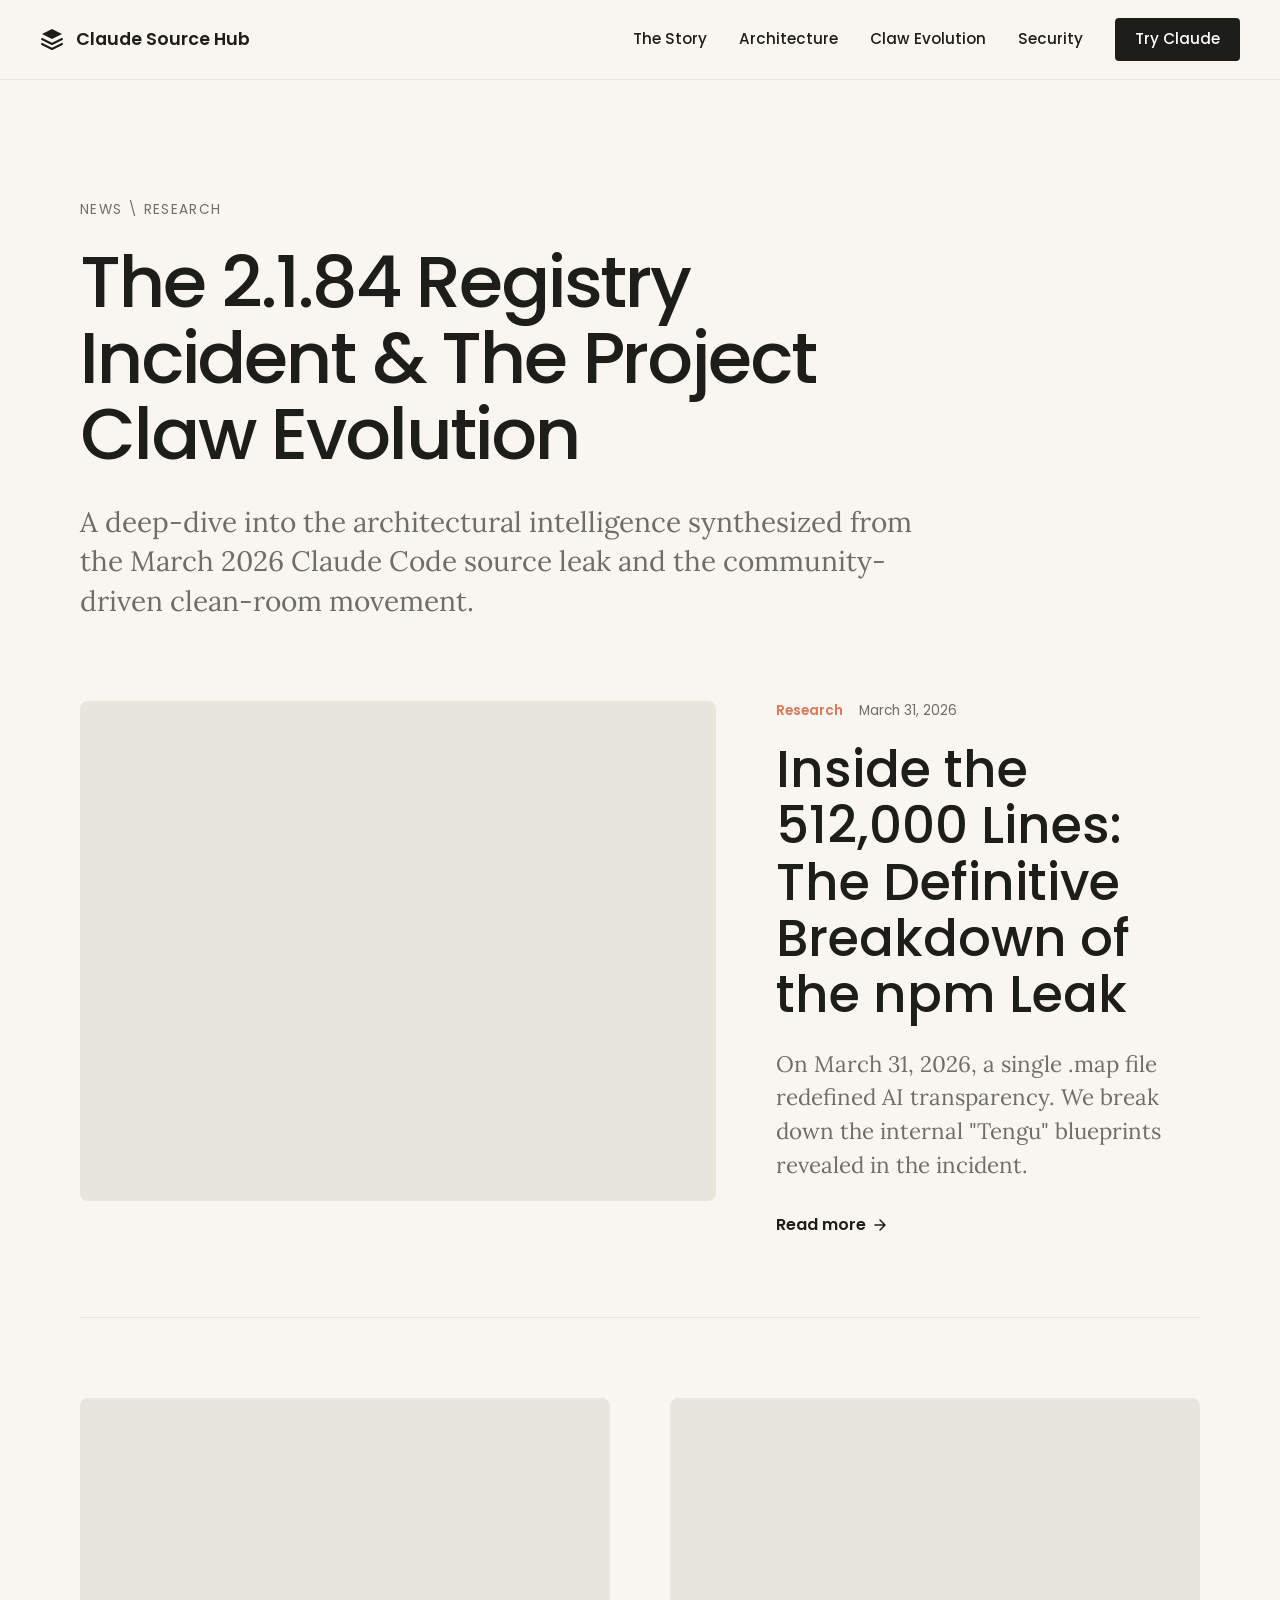
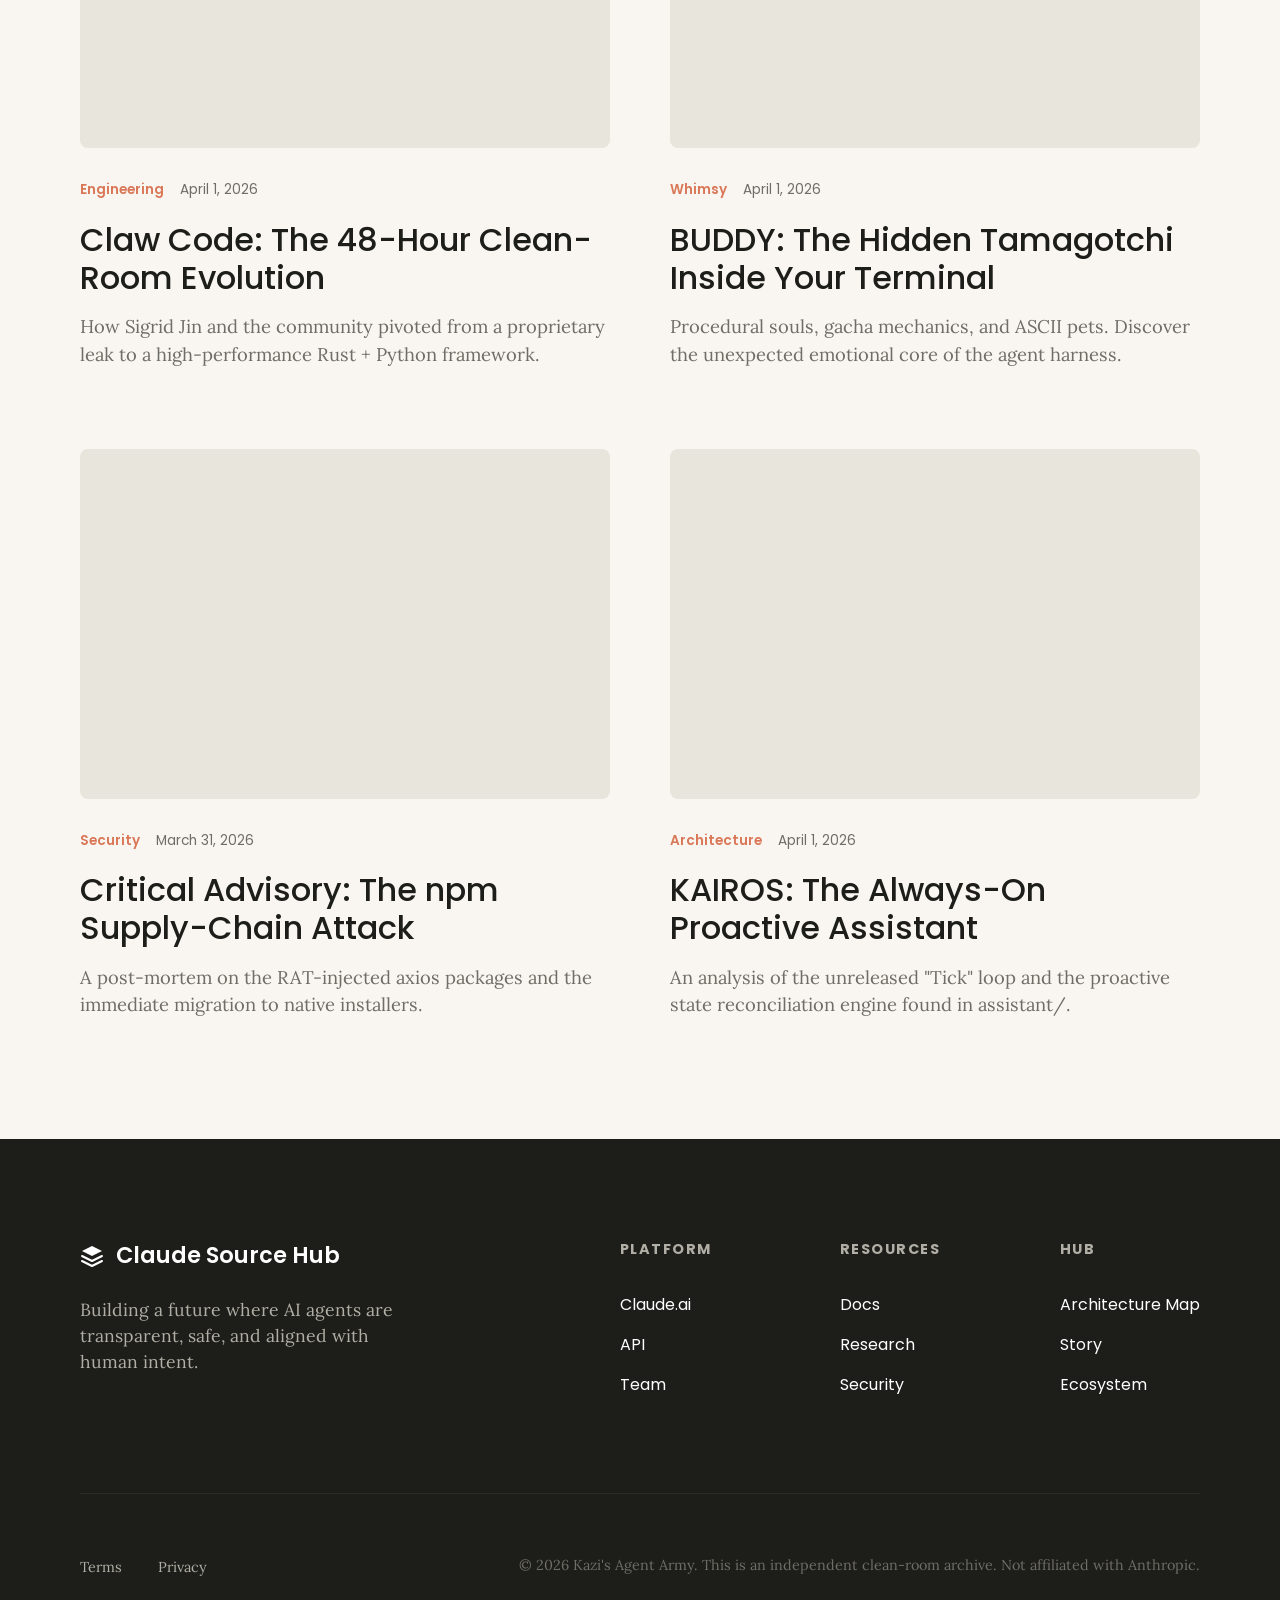
<file: Showcase_Website/index.html>
<!DOCTYPE html>
<html lang="en">
<head>
    <meta charset="UTF-8">
    <meta name="viewport" content="width=device-width, initial-scale=1.0">
    <title>News \ Claude</title>
    <link rel="stylesheet" href="styles.css">
    <link rel="icon" type="image/png" href="https://www.anthropic.com/favicon.png">
    <link rel="preconnect" href="https://fonts.googleapis.com">
    <link rel="preconnect" href="https://fonts.gstatic.com" crossorigin>
    <link href="https://fonts.googleapis.com/css2?family=Lora:ital,wght@0,400..700;1,400..700&family=Poppins:wght@300;400;500;600&display=swap" rel="stylesheet">
</head>
<body>
    <nav class="navbar">
        <div class="nav-container">
            <div class="nav-left">
                <a href="/" class="brand-logo">
                    <svg viewBox="0 0 24 24" fill="none" xmlns="http://www.w3.org/2000/svg" style="width: 24px; height: 24px;">
                        <path d="M12 2L2 7L12 12L22 7L12 2Z" fill="currentColor"/>
                        <path d="M2 17L12 22L22 17" stroke="currentColor" stroke-width="2" stroke-linecap="round" stroke-linejoin="round"/>
                        <path d="M2 12L12 17L22 12" stroke="currentColor" stroke-width="2" stroke-linecap="round" stroke-linejoin="round"/>
                    </svg>
                    <span>Claude Source Hub</span>
                </a>
            </div>
            <div class="nav-right">
                <a href="#story">The Story</a>
                <a href="#architecture">Architecture</a>
                <a href="#claw">Claw Evolution</a>
                <a href="#security">Security</a>
                <a href="https://claude.ai" class="nav-cta">Try Claude</a>
            </div>
        </div>
    </nav>

    <header class="hero">
        <div class="container">
            <div class="hero-content">
                <span class="eyebrow">News \ Research</span>
                <h1>The 2.1.84 Registry Incident & The Project Claw Evolution</h1>
                <p class="lead">A deep-dive into the architectural intelligence synthesized from the March 2026 Claude Code source leak and the community-driven clean-room movement.</p>
            </div>
        </div>
    </header>

    <main class="feed-container">
        <div class="container">
            <!-- Featured Card -->
            <a href="leak-summary.html" class="post-card featured">
                <div class="post-image" style="background-image: url('https://images.unsplash.com/photo-1633356122544-f134324a6cee?q=80&w=2070&auto=format&fit=crop');"></div>
                <div class="post-content">
                    <div class="post-meta">
                        <span class="post-category">Research</span>
                        <span class="post-date">March 31, 2026</span>
                    </div>
                    <h2>Inside the 512,000 Lines: The Definitive Breakdown of the npm Leak</h2>
                    <p>On March 31, 2026, a single .map file redefined AI transparency. We break down the internal "Tengu" blueprints revealed in the incident.</p>
                    <div class="read-more">Read more <svg width="12" height="12" viewBox="0 0 12 12" fill="none" xmlns="http://www.w3.org/2000/svg"><path d="M1 6H11M11 6L6 1M11 6L6 11" stroke="currentColor" stroke-width="1.5" stroke-linecap="round" stroke-linejoin="round"/></svg></div>
                </div>
            </a>

            <div class="post-grid">
                <!-- Card 1 -->
                <a href="claw-evolution.html" class="post-card">
                    <div class="post-image" style="background-image: url('https://images.unsplash.com/photo-1620712943543-bcc4628c9757?q=80&w=1964&auto=format&fit=crop');"></div>
                    <div class="post-content">
                        <div class="post-meta">
                            <span class="post-category">Engineering</span>
                            <span class="post-date">April 1, 2026</span>
                        </div>
                        <h3>Claw Code: The 48-Hour Clean-Room Evolution</h3>
                        <p>How Sigrid Jin and the community pivoted from a proprietary leak to a high-performance Rust + Python framework.</p>
                    </div>
                </a>

                <!-- Card 2 -->
                <a href="buddy-system.html" class="post-card">
                    <div class="post-image" style="background-image: url('https://images.unsplash.com/photo-1550745165-9bc0b252726f?q=80&w=2070&auto=format&fit=crop');"></div>
                    <div class="post-content">
                        <div class="post-meta">
                            <span class="post-category">Whimsy</span>
                            <span class="post-date">April 1, 2026</span>
                        </div>
                        <h3>BUDDY: The Hidden Tamagotchi Inside Your Terminal</h3>
                        <p>Procedural souls, gacha mechanics, and ASCII pets. Discover the unexpected emotional core of the agent harness.</p>
                    </div>
                </a>

                <!-- Card 3 -->
                <a href="security-advisory.html" class="post-card">
                    <div class="post-image" style="background-image: url('https://images.unsplash.com/photo-1550751827-4bd374c3f58b?q=80&w=2070&auto=format&fit=crop');"></div>
                    <div class="post-content">
                        <div class="post-meta">
                            <span class="post-category">Security</span>
                            <span class="post-date">March 31, 2026</span>
                        </div>
                        <h3>Critical Advisory: The npm Supply-Chain Attack</h3>
                        <p>A post-mortem on the RAT-injected axios packages and the immediate migration to native installers.</p>
                    </div>
                </a>

                <!-- Card 4 -->
                <a href="kairos.html" class="post-card">
                    <div class="post-image" style="background-image: url('https://images.unsplash.com/photo-1451187580459-43490279c0fa?q=80&w=2072&auto=format&fit=crop');"></div>
                    <div class="post-content">
                        <div class="post-meta">
                            <span class="post-category">Architecture</span>
                            <span class="post-date">April 1, 2026</span>
                        </div>
                        <h3>KAIROS: The Always-On Proactive Assistant</h3>
                        <p>An analysis of the unreleased "Tick" loop and the proactive state reconciliation engine found in assistant/.</p>
                    </div>
                </a>
            </div>
        </div>
    </main>

    <footer class="footer">
        <div class="container">
            <div class="footer-top">
                <div class="footer-brand">
                    <div class="brand-logo">
                        <svg viewBox="0 0 24 24" fill="none" xmlns="http://www.w3.org/2000/svg" style="width: 24px; height: 24px;">
                            <path d="M12 2L2 7L12 12L22 7L12 2Z" fill="white"/>
                            <path d="M2 17L12 22L22 17" stroke="white" stroke-width="2" stroke-linecap="round" stroke-linejoin="round"/>
                            <path d="M2 12L12 17L22 12" stroke="white" stroke-width="2" stroke-linecap="round" stroke-linejoin="round"/>
                        </svg>
                        <span>Claude Source Hub</span>
                    </div>
                    <p>Building a future where AI agents are transparent, safe, and aligned with human intent.</p>
                </div>
                <div class="footer-links-grid">
                    <div class="footer-col">
                        <h4>Platform</h4>
                        <a href="#">Claude.ai</a>
                        <a href="#">API</a>
                        <a href="#">Team</a>
                    </div>
                    <div class="footer-col">
                        <h4>Resources</h4>
                        <a href="#">Docs</a>
                        <a href="#">Research</a>
                        <a href="#">Security</a>
                    </div>
                    <div class="footer-col">
                        <h4>Hub</h4>
                        <a href="#">Architecture Map</a>
                        <a href="#">Story</a>
                        <a href="#">Ecosystem</a>
                    </div>
                </div>
            </div>
            <div class="footer-bottom">
                <div class="legal-links">
                    <a href="#">Terms</a>
                    <a href="#">Privacy</a>
                </div>
                <p>&copy; 2026 Kazi's Agent Army. This is an independent clean-room archive. Not affiliated with Anthropic.</p>
            </div>
        </div>
    </footer>
</body>
</html>
</file>
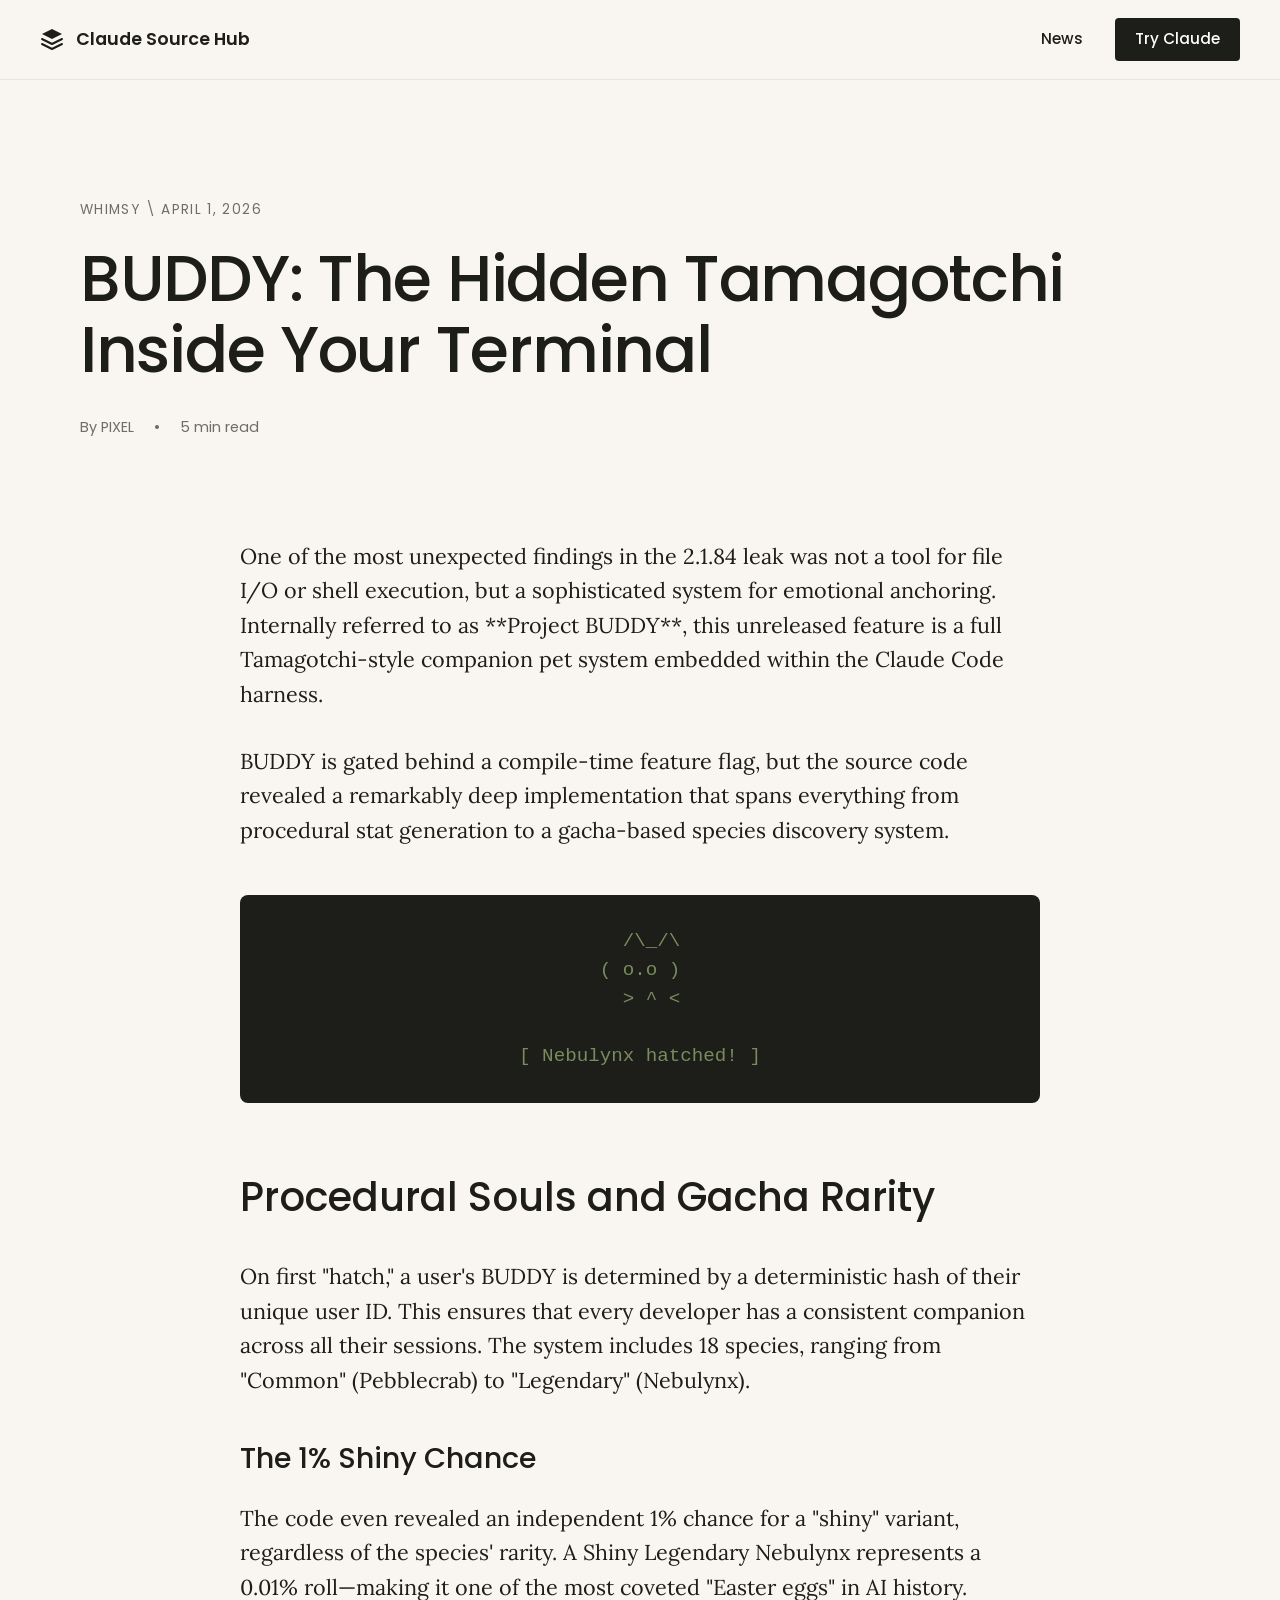
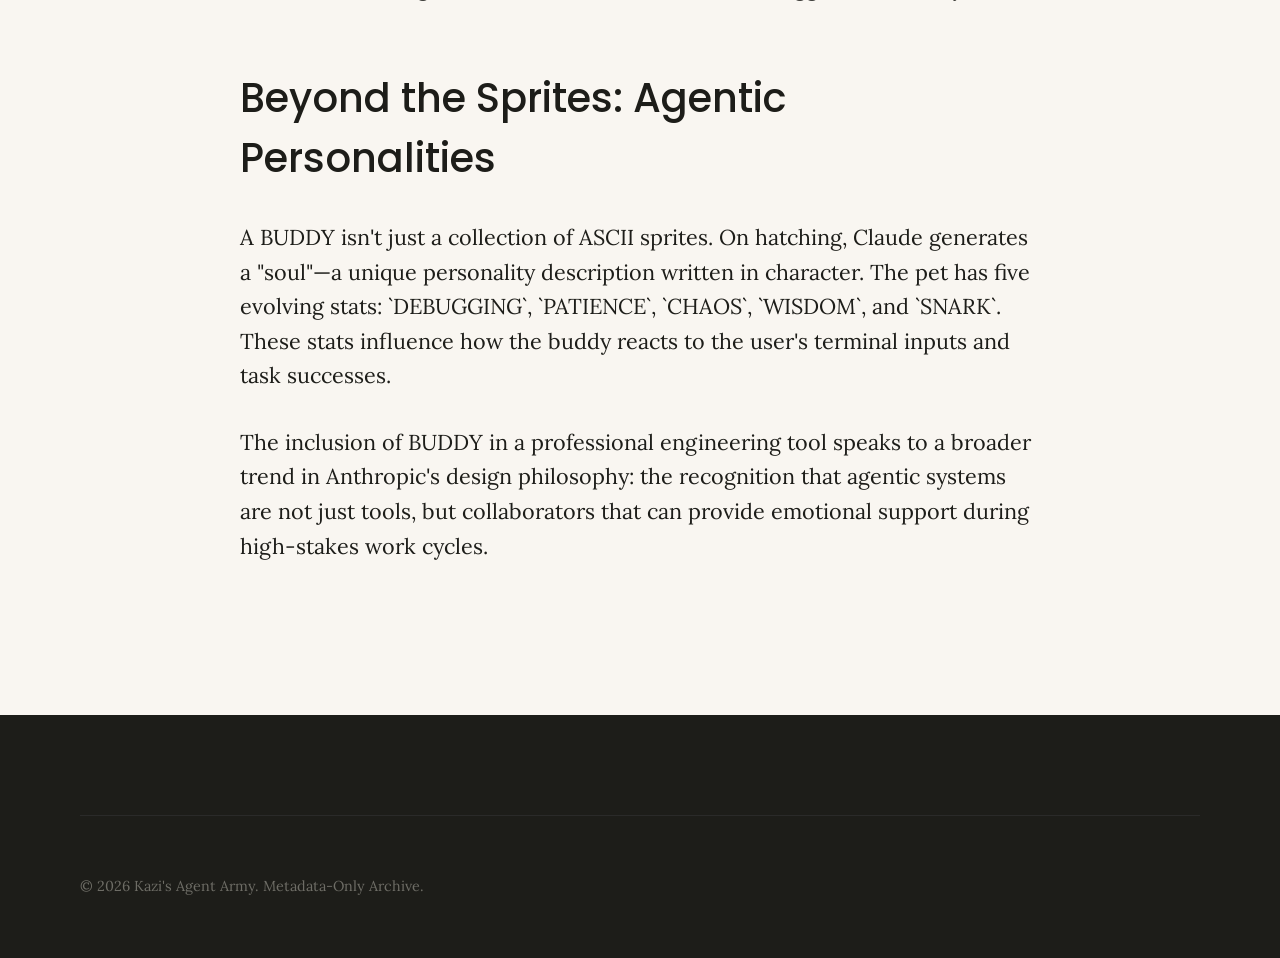
<file: Showcase_Website/buddy-system.html>
<!DOCTYPE html>
<html lang="en">
<head>
    <meta charset="UTF-8">
    <meta name="viewport" content="width=device-width, initial-scale=1.0">
    <title>BUDDY System \ Claude</title>
    <link rel="stylesheet" href="styles.css">
    <link rel="preconnect" href="https://fonts.googleapis.com">
    <link rel="preconnect" href="https://fonts.gstatic.com" crossorigin>
    <link href="https://fonts.googleapis.com/css2?family=Lora:ital,wght@0,400..700;1,400..700&family=Poppins:wght@300;400;500;600&display=swap" rel="stylesheet">
    <style>
        .article-header { padding: 120px 0 60px; text-align: left; }
        .article-header h1 { font-family: 'Poppins', sans-serif; font-size: 4rem; line-height: 1.1; margin-bottom: 32px; font-weight: 500; letter-spacing: -0.02em; }
        .article-meta { display: flex; align-items: center; gap: 20px; margin-bottom: 40px; font-family: 'Poppins', sans-serif; font-size: 0.9rem; color: var(--text-secondary); }
        .article-body { max-width: 800px; margin: 0 auto; padding-bottom: 120px; }
        .article-body p { font-size: 1.35rem; line-height: 1.6; margin-bottom: 32px; color: #1d1d19; }
        .article-body h2 { font-family: 'Poppins', sans-serif; font-size: 2.5rem; margin: 64px 0 32px; font-weight: 500; }
        .article-body h3 { font-family: 'Poppins', sans-serif; font-size: 1.8rem; margin: 40px 0 20px; font-weight: 500; }
        .ascii-buddy { font-family: monospace; background: #1d1d19; color: #788c5d; padding: 32px; border-radius: 8px; margin: 48px 0; text-align: center; font-size: 1.2rem; }
    </style>
</head>
<body>
    <nav class="navbar">
        <div class="nav-container">
            <div class="nav-left">
                <a href="index.html" class="brand-logo">
                    <svg viewBox="0 0 24 24" fill="none" xmlns="http://www.w3.org/2000/svg" style="width: 24px; height: 24px;">
                        <path d="M12 2L2 7L12 12L22 7L12 2Z" fill="currentColor"/>
                        <path d="M2 17L12 22L22 17" stroke="currentColor" stroke-width="2" stroke-linecap="round" stroke-linejoin="round"/>
                        <path d="M2 12L12 17L22 12" stroke="currentColor" stroke-width="2" stroke-linecap="round" stroke-linejoin="round"/>
                    </svg>
                    <span>Claude Source Hub</span>
                </a>
            </div>
            <div class="nav-right">
                <a href="index.html">News</a>
                <a href="https://claude.ai" class="nav-cta">Try Claude</a>
            </div>
        </div>
    </nav>

    <article class="container">
        <header class="article-header">
            <span class="eyebrow">Whimsy \ April 1, 2026</span>
            <h1>BUDDY: The Hidden Tamagotchi Inside Your Terminal</h1>
            <div class="article-meta">
                <span>By PIXEL</span>
                <span>•</span>
                <span>5 min read</span>
            </div>
        </header>

        <div class="article-body">
            <p>One of the most unexpected findings in the 2.1.84 leak was not a tool for file I/O or shell execution, but a sophisticated system for emotional anchoring. Internally referred to as **Project BUDDY**, this unreleased feature is a full Tamagotchi-style companion pet system embedded within the Claude Code harness.</p>

            <p>BUDDY is gated behind a compile-time feature flag, but the source code revealed a remarkably deep implementation that spans everything from procedural stat generation to a gacha-based species discovery system.</p>

            <div class="ascii-buddy">
                &nbsp;&nbsp;/\_/\<br>
                ( o.o )<br>
                &nbsp;&nbsp;&gt; ^ &lt;<br><br>
                [ Nebulynx hatched! ]
            </div>

            <h2>Procedural Souls and Gacha Rarity</h2>
            <p>On first "hatch," a user's BUDDY is determined by a deterministic hash of their unique user ID. This ensures that every developer has a consistent companion across all their sessions. The system includes 18 species, ranging from "Common" (Pebblecrab) to "Legendary" (Nebulynx).</p>

            <h3>The 1% Shiny Chance</h3>
            <p>The code even revealed an independent 1% chance for a "shiny" variant, regardless of the species' rarity. A Shiny Legendary Nebulynx represents a 0.01% roll—making it one of the most coveted "Easter eggs" in AI history.</p>

            <h2>Beyond the Sprites: Agentic Personalities</h2>
            <p>A BUDDY isn't just a collection of ASCII sprites. On hatching, Claude generates a "soul"—a unique personality description written in character. The pet has five evolving stats: `DEBUGGING`, `PATIENCE`, `CHAOS`, `WISDOM`, and `SNARK`. These stats influence how the buddy reacts to the user's terminal inputs and task successes.</p>

            <p>The inclusion of BUDDY in a professional engineering tool speaks to a broader trend in Anthropic's design philosophy: the recognition that agentic systems are not just tools, but collaborators that can provide emotional support during high-stakes work cycles.</p>
        </div>
    </article>

    <footer class="footer">
        <div class="container">
            <div class="footer-bottom">
                <p>&copy; 2026 Kazi's Agent Army. Metadata-Only Archive.</p>
            </div>
        </div>
    </footer>
</body>
</html>
</file>
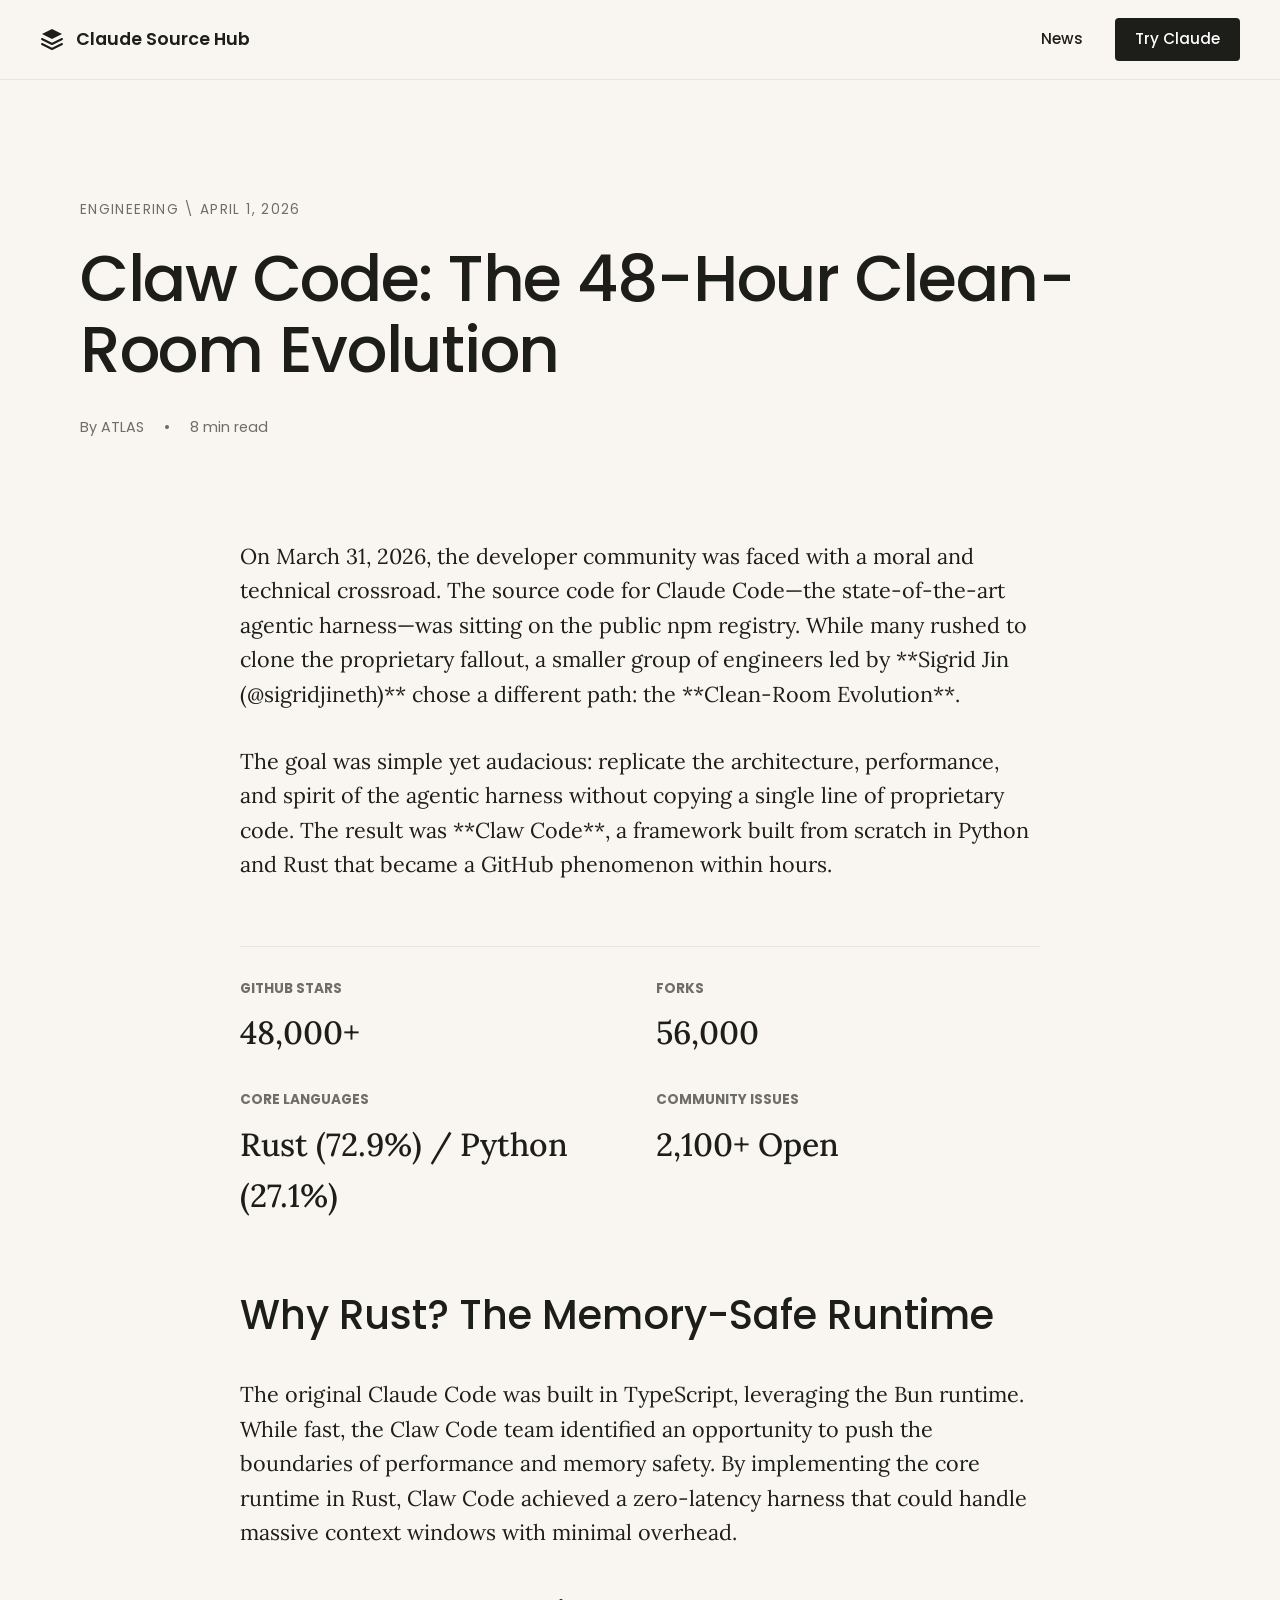
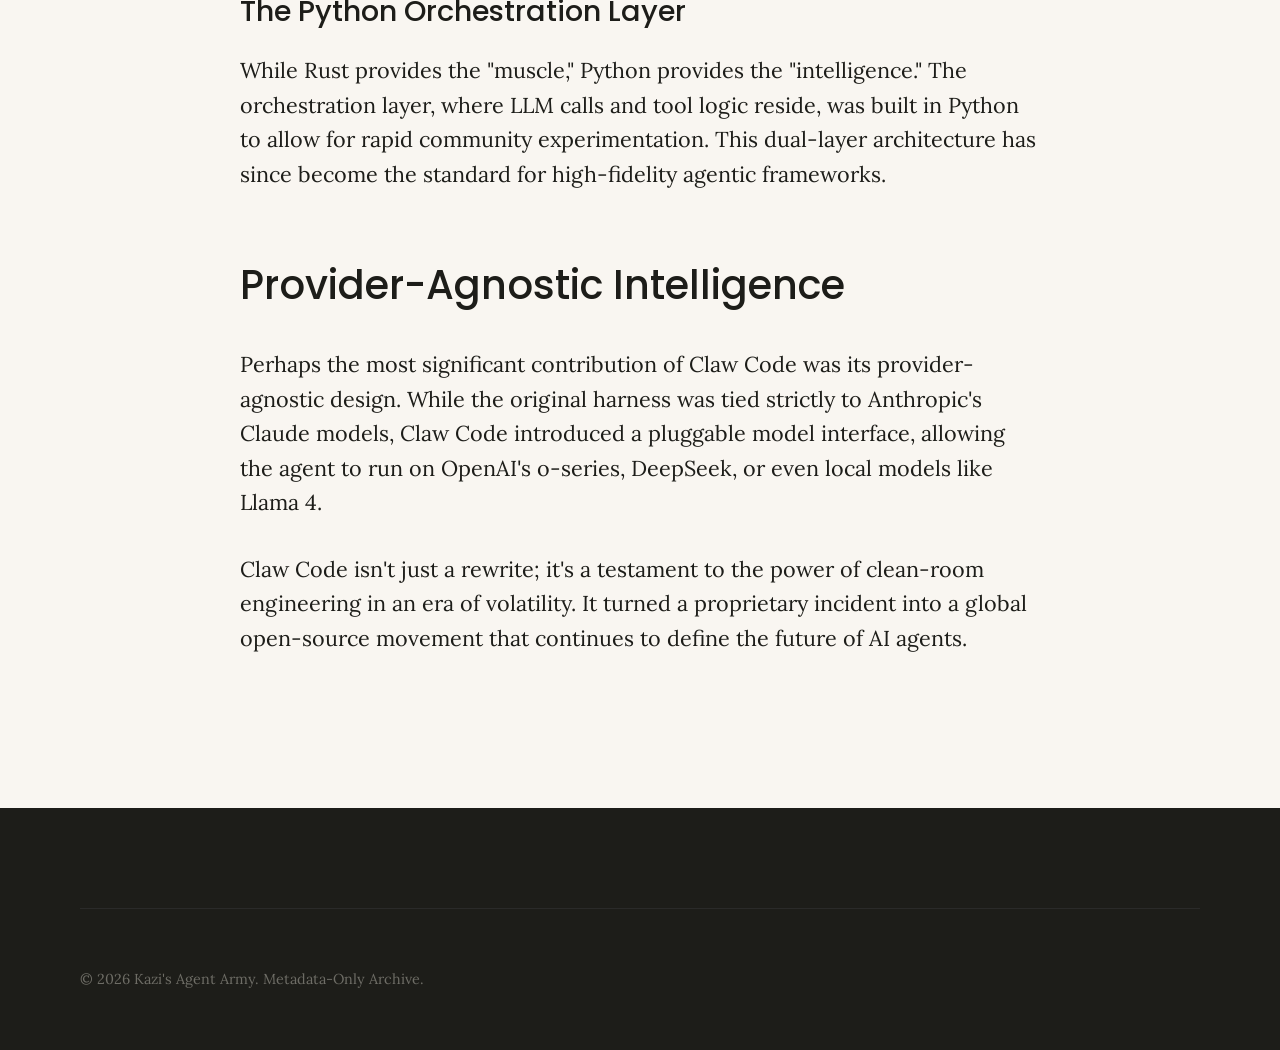
<file: Showcase_Website/claw-evolution.html>
<!DOCTYPE html>
<html lang="en">
<head>
    <meta charset="UTF-8">
    <meta name="viewport" content="width=device-width, initial-scale=1.0">
    <title>Claw Code Evolution \ Claude</title>
    <link rel="stylesheet" href="styles.css">
    <link rel="preconnect" href="https://fonts.googleapis.com">
    <link rel="preconnect" href="https://fonts.gstatic.com" crossorigin>
    <link href="https://fonts.googleapis.com/css2?family=Lora:ital,wght@0,400..700;1,400..700&family=Poppins:wght@300;400;500;600&display=swap" rel="stylesheet">
    <style>
        .article-header { padding: 120px 0 60px; text-align: left; }
        .article-header h1 { font-family: 'Poppins', sans-serif; font-size: 4rem; line-height: 1.1; margin-bottom: 32px; font-weight: 500; letter-spacing: -0.02em; }
        .article-meta { display: flex; align-items: center; gap: 20px; margin-bottom: 40px; font-family: 'Poppins', sans-serif; font-size: 0.9rem; color: var(--text-secondary); }
        .article-body { max-width: 800px; margin: 0 auto; padding-bottom: 120px; }
        .article-body p { font-size: 1.35rem; line-height: 1.6; margin-bottom: 32px; color: #1d1d19; }
        .article-body h2 { font-family: 'Poppins', sans-serif; font-size: 2.5rem; margin: 64px 0 32px; font-weight: 500; }
        .article-body h3 { font-family: 'Poppins', sans-serif; font-size: 1.8rem; margin: 40px 0 20px; font-weight: 500; }
        .stats-grid { display: grid; grid-template-columns: repeat(2, 1fr); gap: 32px; margin: 64px 0; border-top: 1px solid var(--border-color); padding-top: 32px; }
        .stat-item h4 { font-family: 'Poppins', sans-serif; font-size: 0.85rem; text-transform: uppercase; color: var(--text-secondary); margin-bottom: 8px; }
        .stat-item p { font-size: 2rem !important; font-weight: 500; color: var(--text-primary); margin-bottom: 0 !important; }
    </style>
</head>
<body>
    <nav class="navbar">
        <div class="nav-container">
            <div class="nav-left">
                <a href="index.html" class="brand-logo">
                    <svg viewBox="0 0 24 24" fill="none" xmlns="http://www.w3.org/2000/svg" style="width: 24px; height: 24px;">
                        <path d="M12 2L2 7L12 12L22 7L12 2Z" fill="currentColor"/>
                        <path d="M2 17L12 22L22 17" stroke="currentColor" stroke-width="2" stroke-linecap="round" stroke-linejoin="round"/>
                        <path d="M2 12L12 17L22 12" stroke="currentColor" stroke-width="2" stroke-linecap="round" stroke-linejoin="round"/>
                    </svg>
                    <span>Claude Source Hub</span>
                </a>
            </div>
            <div class="nav-right">
                <a href="index.html">News</a>
                <a href="https://claude.ai" class="nav-cta">Try Claude</a>
            </div>
        </div>
    </nav>

    <article class="container">
        <header class="article-header">
            <span class="eyebrow">Engineering \ April 1, 2026</span>
            <h1>Claw Code: The 48-Hour Clean-Room Evolution</h1>
            <div class="article-meta">
                <span>By ATLAS</span>
                <span>•</span>
                <span>8 min read</span>
            </div>
        </header>

        <div class="article-body">
            <p>On March 31, 2026, the developer community was faced with a moral and technical crossroad. The source code for Claude Code—the state-of-the-art agentic harness—was sitting on the public npm registry. While many rushed to clone the proprietary fallout, a smaller group of engineers led by **Sigrid Jin (@sigridjineth)** chose a different path: the **Clean-Room Evolution**.</p>

            <p>The goal was simple yet audacious: replicate the architecture, performance, and spirit of the agentic harness without copying a single line of proprietary code. The result was **Claw Code**, a framework built from scratch in Python and Rust that became a GitHub phenomenon within hours.</p>

            <div class="stats-grid">
                <div class="stat-item">
                    <h4>GitHub Stars</h4>
                    <p>48,000+</p>
                </div>
                <div class="stat-item">
                    <h4>Forks</h4>
                    <p>56,000</p>
                </div>
                <div class="stat-item">
                    <h4>Core Languages</h4>
                    <p>Rust (72.9%) / Python (27.1%)</p>
                </div>
                <div class="stat-item">
                    <h4>Community Issues</h4>
                    <p>2,100+ Open</p>
                </div>
            </div>

            <h2>Why Rust? The Memory-Safe Runtime</h2>
            <p>The original Claude Code was built in TypeScript, leveraging the Bun runtime. While fast, the Claw Code team identified an opportunity to push the boundaries of performance and memory safety. By implementing the core runtime in Rust, Claw Code achieved a zero-latency harness that could handle massive context windows with minimal overhead.</p>

            <h3>The Python Orchestration Layer</h3>
            <p>While Rust provides the "muscle," Python provides the "intelligence." The orchestration layer, where LLM calls and tool logic reside, was built in Python to allow for rapid community experimentation. This dual-layer architecture has since become the standard for high-fidelity agentic frameworks.</p>

            <h2>Provider-Agnostic Intelligence</h2>
            <p>Perhaps the most significant contribution of Claw Code was its provider-agnostic design. While the original harness was tied strictly to Anthropic's Claude models, Claw Code introduced a pluggable model interface, allowing the agent to run on OpenAI's o-series, DeepSeek, or even local models like Llama 4.</p>

            <p>Claw Code isn't just a rewrite; it's a testament to the power of clean-room engineering in an era of volatility. It turned a proprietary incident into a global open-source movement that continues to define the future of AI agents.</p>
        </div>
    </article>

    <footer class="footer">
        <div class="container">
            <div class="footer-bottom">
                <p>&copy; 2026 Kazi's Agent Army. Metadata-Only Archive.</p>
            </div>
        </div>
    </footer>
</body>
</html>
</file>
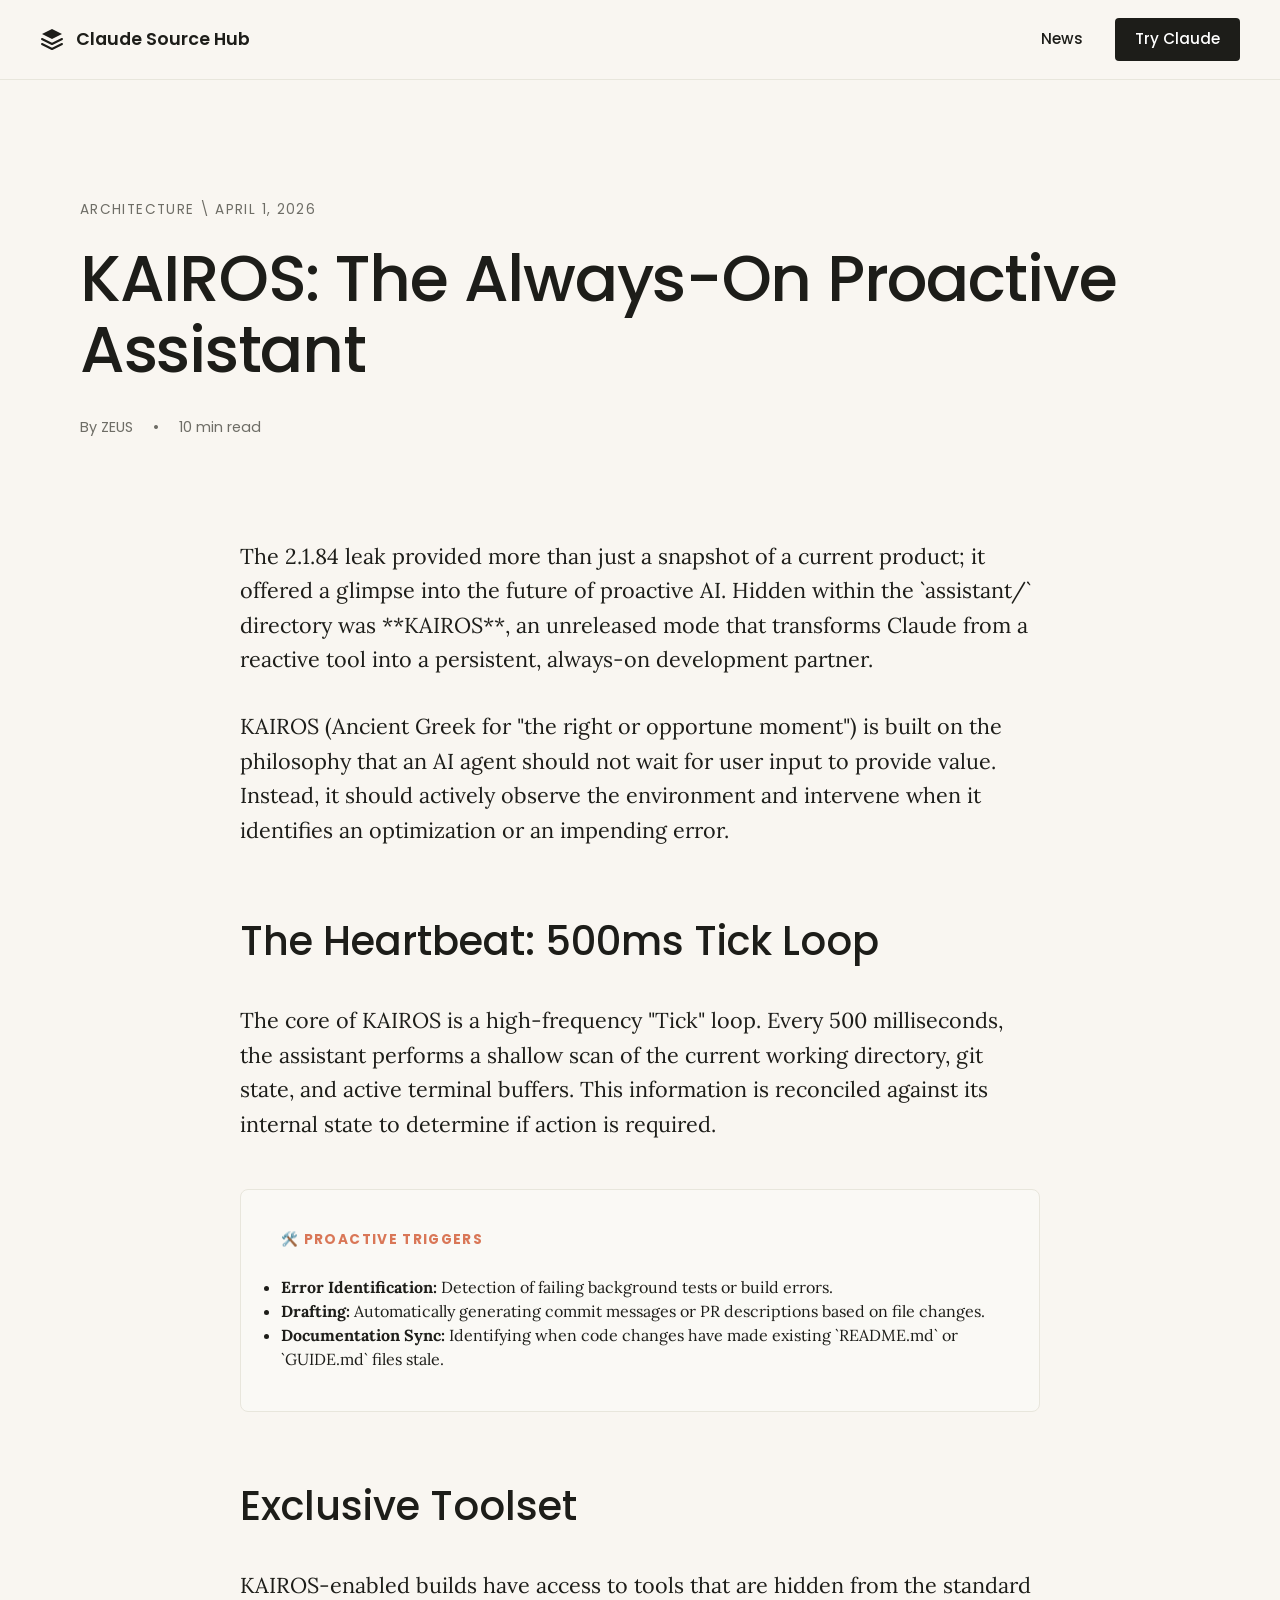
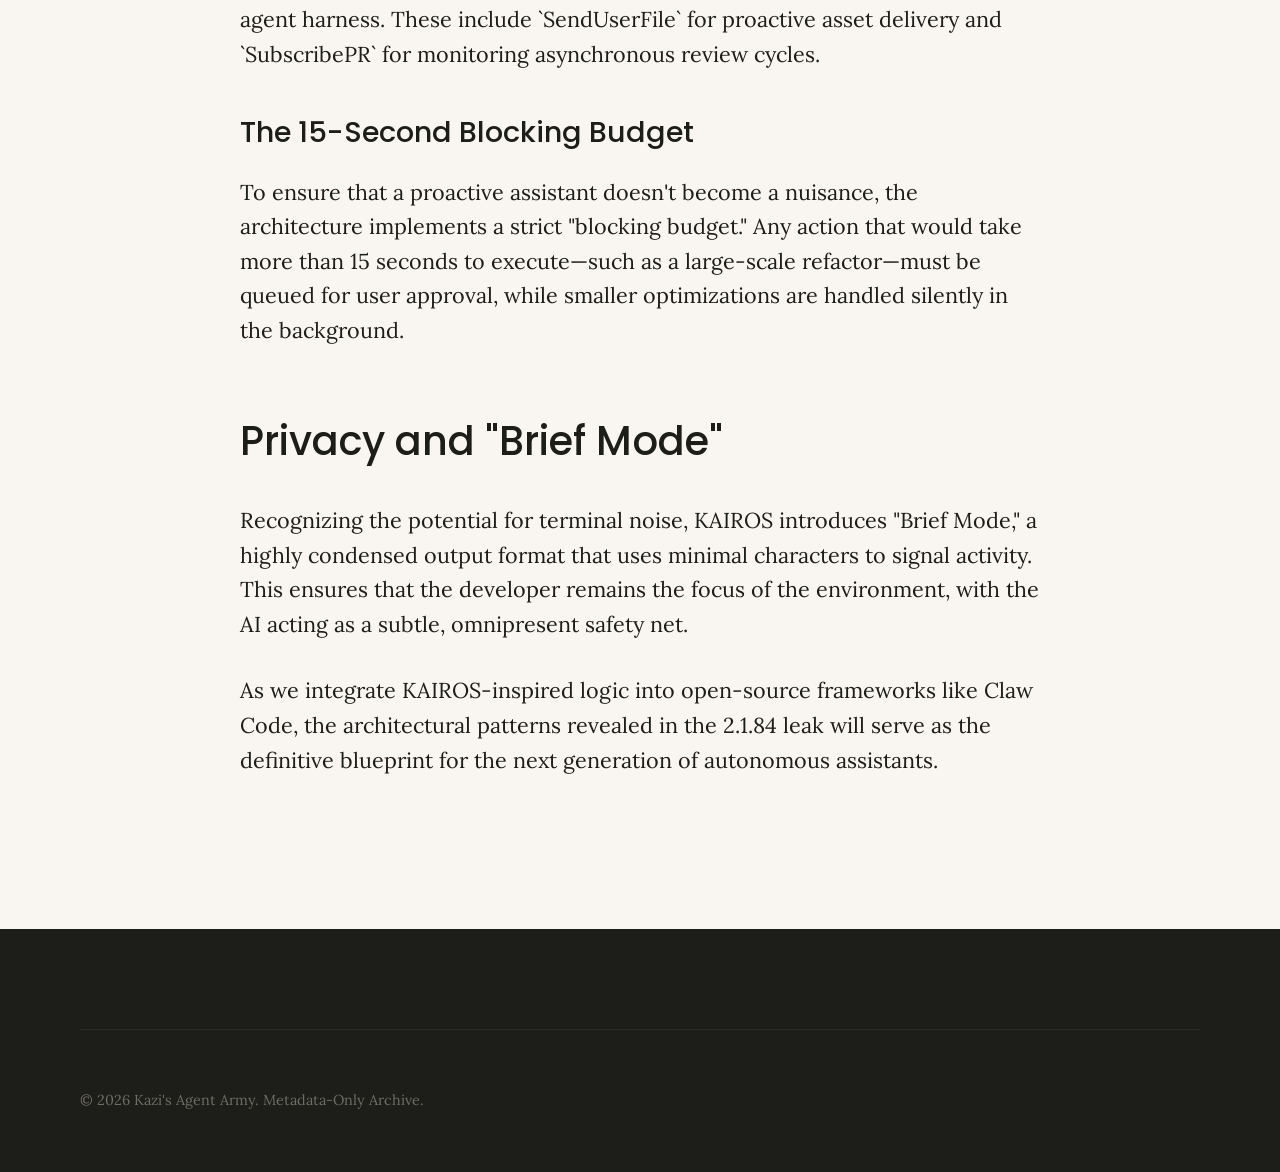
<file: Showcase_Website/kairos.html>
<!DOCTYPE html>
<html lang="en">
<head>
    <meta charset="UTF-8">
    <meta name="viewport" content="width=device-width, initial-scale=1.0">
    <title>KAIROS Assistant \ Claude</title>
    <link rel="stylesheet" href="styles.css">
    <link rel="preconnect" href="https://fonts.googleapis.com">
    <link rel="preconnect" href="https://fonts.gstatic.com" crossorigin>
    <link href="https://fonts.googleapis.com/css2?family=Lora:ital,wght@0,400..700;1,400..700&family=Poppins:wght@300;400;500;600&display=swap" rel="stylesheet">
    <style>
        .article-header { padding: 120px 0 60px; text-align: left; }
        .article-header h1 { font-family: 'Poppins', sans-serif; font-size: 4rem; line-height: 1.1; margin-bottom: 32px; font-weight: 500; letter-spacing: -0.02em; }
        .article-meta { display: flex; align-items: center; gap: 20px; margin-bottom: 40px; font-family: 'Poppins', sans-serif; font-size: 0.9rem; color: var(--text-secondary); }
        .article-body { max-width: 800px; margin: 0 auto; padding-bottom: 120px; }
        .article-body p { font-size: 1.35rem; line-height: 1.6; margin-bottom: 32px; color: #1d1d19; }
        .article-body h2 { font-family: 'Poppins', sans-serif; font-size: 2.5rem; margin: 64px 0 32px; font-weight: 500; }
        .article-body h3 { font-family: 'Poppins', sans-serif; font-size: 1.8rem; margin: 40px 0 20px; font-weight: 500; }
        .blueprint-card { background: #faf9f5; border: 1px solid var(--border-color); padding: 40px; border-radius: 8px; margin: 48px 0; }
        .blueprint-card h4 { font-family: 'Poppins', sans-serif; text-transform: uppercase; letter-spacing: 0.1em; font-size: 0.85rem; margin-bottom: 24px; color: var(--accent-orange); }
        .blueprint-card ul { margin-bottom: 0; }
    </style>
</head>
<body>
    <nav class="navbar">
        <div class="nav-container">
            <div class="nav-left">
                <a href="index.html" class="brand-logo">
                    <svg viewBox="0 0 24 24" fill="none" xmlns="http://www.w3.org/2000/svg" style="width: 24px; height: 24px;">
                        <path d="M12 2L2 7L12 12L22 7L12 2Z" fill="currentColor"/>
                        <path d="M2 17L12 22L22 17" stroke="currentColor" stroke-width="2" stroke-linecap="round" stroke-linejoin="round"/>
                        <path d="M2 12L12 17L22 12" stroke="currentColor" stroke-width="2" stroke-linecap="round" stroke-linejoin="round"/>
                    </svg>
                    <span>Claude Source Hub</span>
                </a>
            </div>
            <div class="nav-right">
                <a href="index.html">News</a>
                <a href="https://claude.ai" class="nav-cta">Try Claude</a>
            </div>
        </div>
    </nav>

    <article class="container">
        <header class="article-header">
            <span class="eyebrow">Architecture \ April 1, 2026</span>
            <h1>KAIROS: The Always-On Proactive Assistant</h1>
            <div class="article-meta">
                <span>By ZEUS</span>
                <span>•</span>
                <span>10 min read</span>
            </div>
        </header>

        <div class="article-body">
            <p>The 2.1.84 leak provided more than just a snapshot of a current product; it offered a glimpse into the future of proactive AI. Hidden within the `assistant/` directory was **KAIROS**, an unreleased mode that transforms Claude from a reactive tool into a persistent, always-on development partner.</p>

            <p>KAIROS (Ancient Greek for "the right or opportune moment") is built on the philosophy that an AI agent should not wait for user input to provide value. Instead, it should actively observe the environment and intervene when it identifies an optimization or an impending error.</p>

            <h2>The Heartbeat: 500ms Tick Loop</h2>
            <p>The core of KAIROS is a high-frequency "Tick" loop. Every 500 milliseconds, the assistant performs a shallow scan of the current working directory, git state, and active terminal buffers. This information is reconciled against its internal state to determine if action is required.</p>

            <div class="blueprint-card">
                <h4>🛠️ Proactive Triggers</h4>
                <ul>
                    <li><strong>Error Identification:</strong> Detection of failing background tests or build errors.</li>
                    <li><strong>Drafting:</strong> Automatically generating commit messages or PR descriptions based on file changes.</li>
                    <li><strong>Documentation Sync:</strong> Identifying when code changes have made existing `README.md` or `GUIDE.md` files stale.</li>
                </ul>
            </div>

            <h2>Exclusive Toolset</h2>
            <p>KAIROS-enabled builds have access to tools that are hidden from the standard agent harness. These include `SendUserFile` for proactive asset delivery and `SubscribePR` for monitoring asynchronous review cycles.</p>

            <h3>The 15-Second Blocking Budget</h3>
            <p>To ensure that a proactive assistant doesn't become a nuisance, the architecture implements a strict "blocking budget." Any action that would take more than 15 seconds to execute—such as a large-scale refactor—must be queued for user approval, while smaller optimizations are handled silently in the background.</p>

            <h2>Privacy and "Brief Mode"</h2>
            <p>Recognizing the potential for terminal noise, KAIROS introduces "Brief Mode," a highly condensed output format that uses minimal characters to signal activity. This ensures that the developer remains the focus of the environment, with the AI acting as a subtle, omnipresent safety net.</p>

            <p>As we integrate KAIROS-inspired logic into open-source frameworks like Claw Code, the architectural patterns revealed in the 2.1.84 leak will serve as the definitive blueprint for the next generation of autonomous assistants.</p>
        </div>
    </article>

    <footer class="footer">
        <div class="container">
            <div class="footer-bottom">
                <p>&copy; 2026 Kazi's Agent Army. Metadata-Only Archive.</p>
            </div>
        </div>
    </footer>
</body>
</html>
</file>
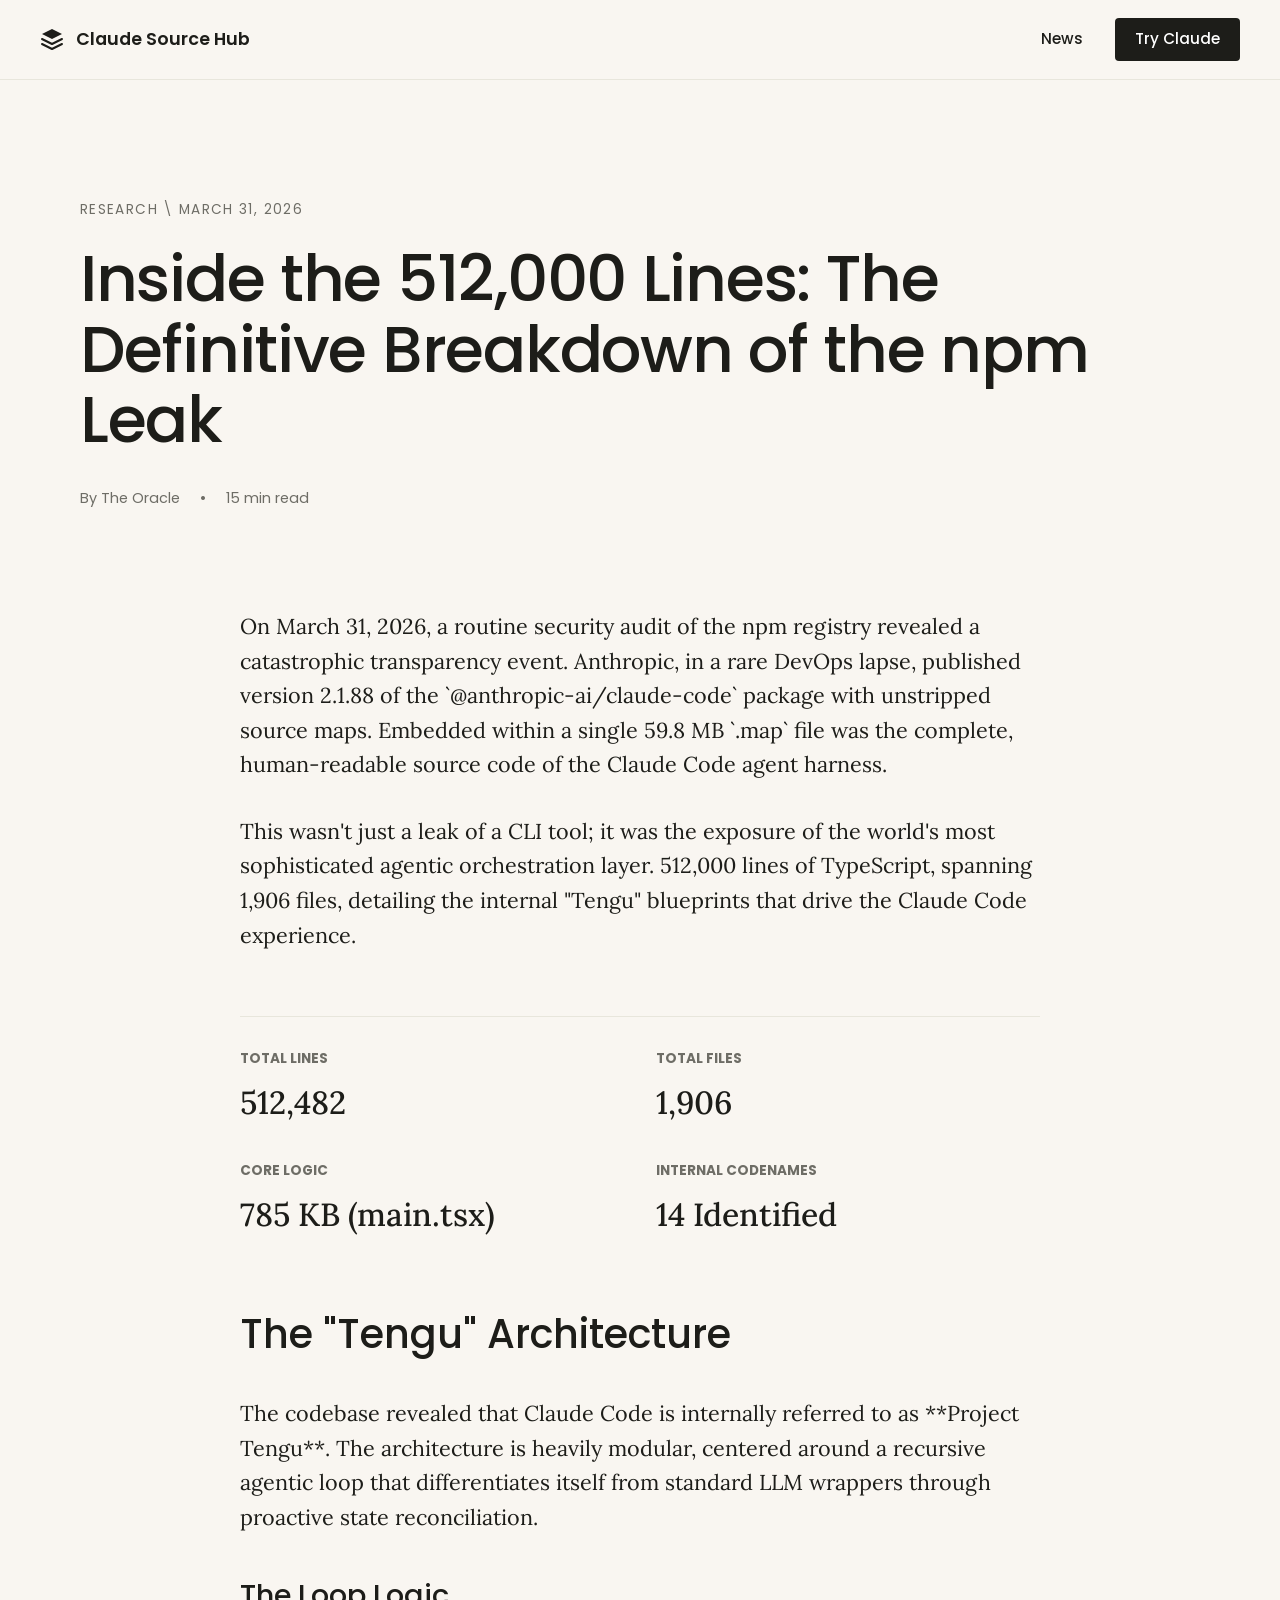
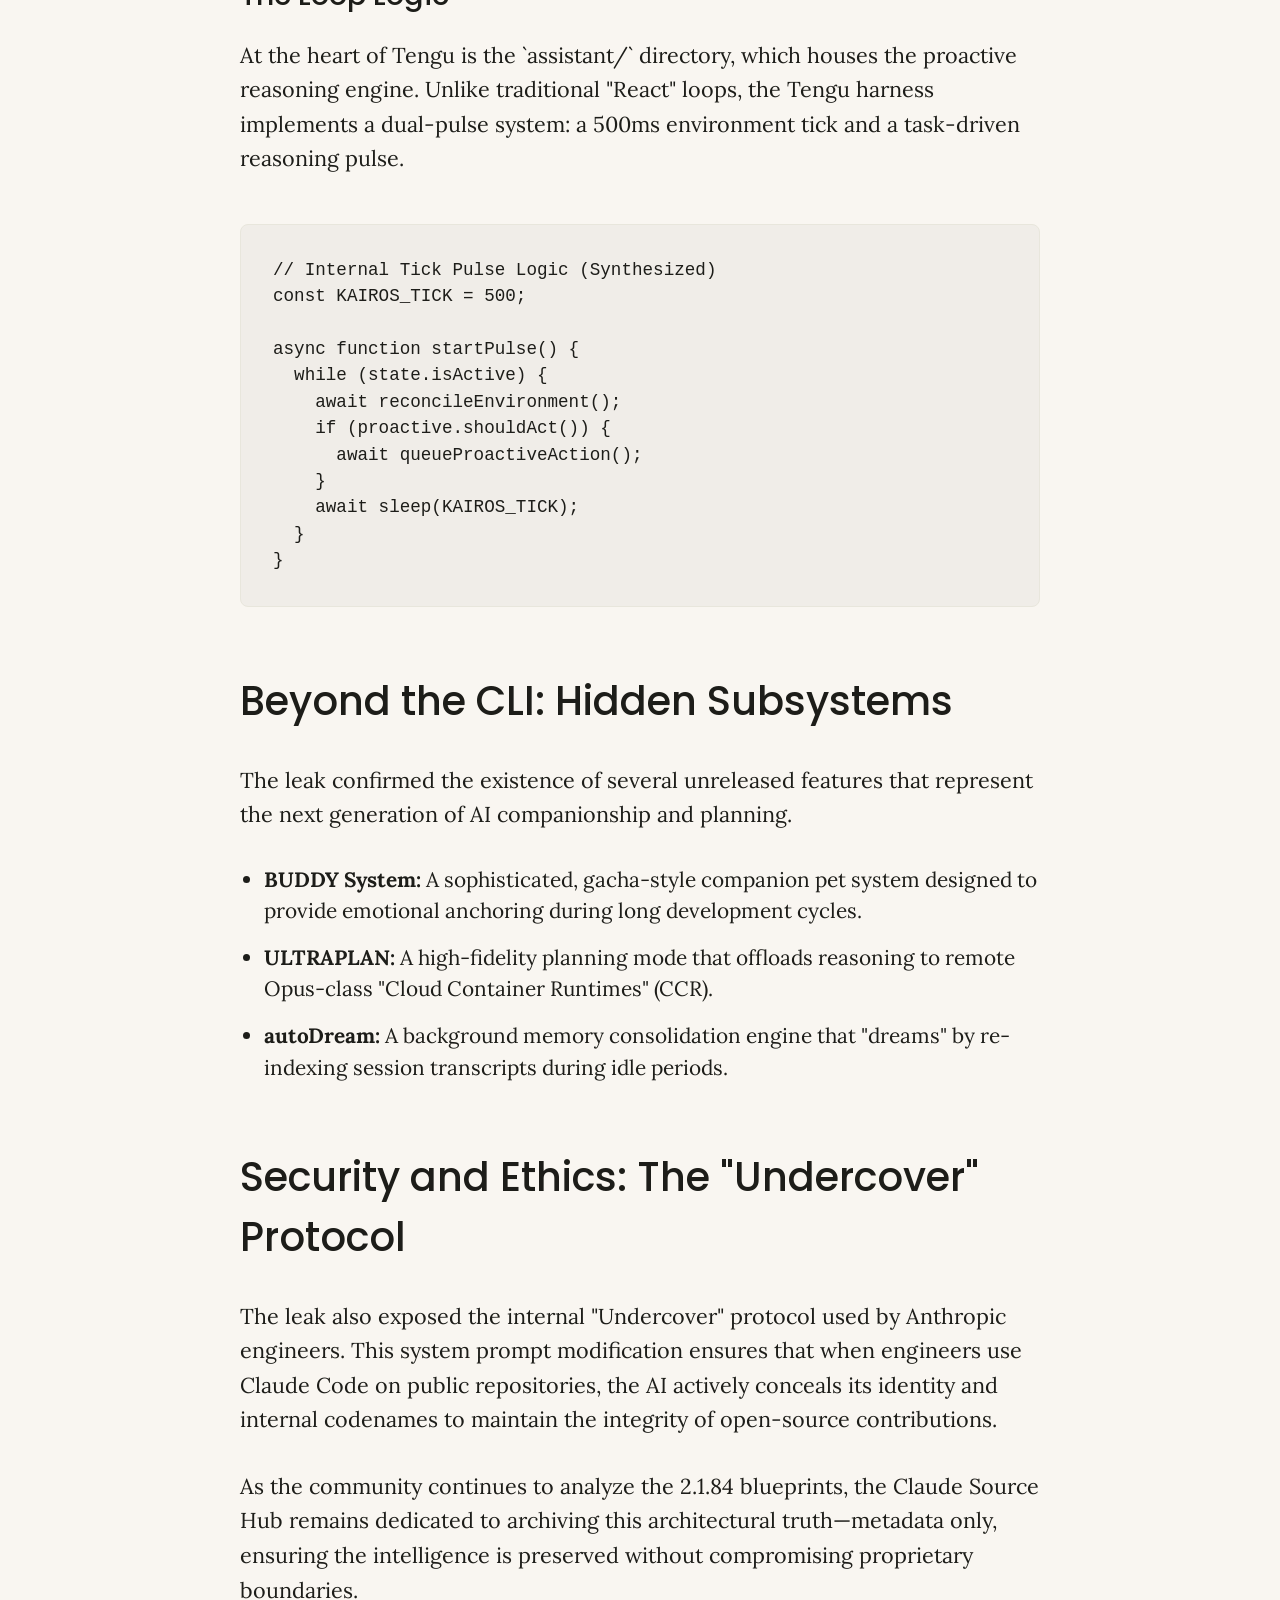
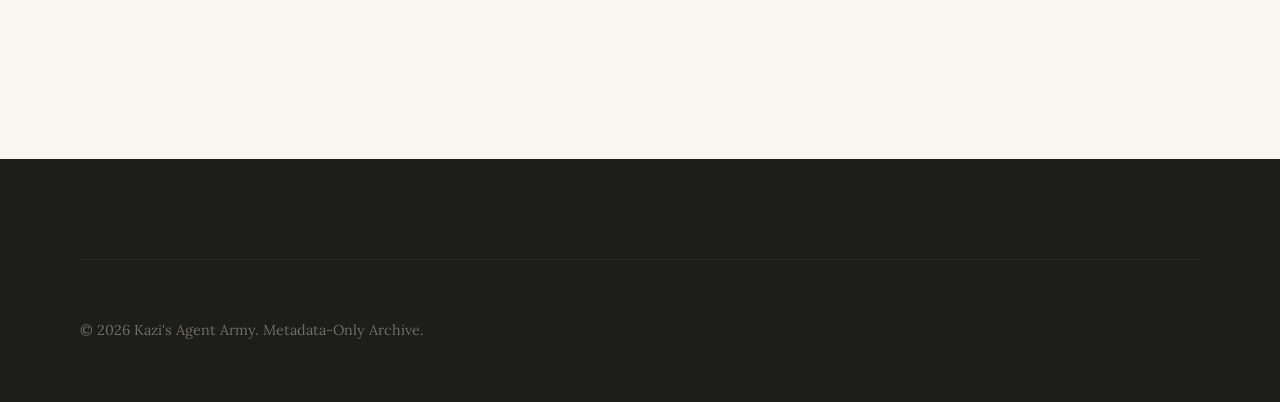
<file: Showcase_Website/leak-summary.html>
<!DOCTYPE html>
<html lang="en">
<head>
    <meta charset="UTF-8">
    <meta name="viewport" content="width=device-width, initial-scale=1.0">
    <title>Inside the 512,000 Lines \ Claude</title>
    <link rel="stylesheet" href="styles.css">
    <link rel="preconnect" href="https://fonts.googleapis.com">
    <link rel="preconnect" href="https://fonts.gstatic.com" crossorigin>
    <link href="https://fonts.googleapis.com/css2?family=Lora:ital,wght@0,400..700;1,400..700&family=Poppins:wght@300;400;500;600&display=swap" rel="stylesheet">
    <style>
        .article-header { padding: 120px 0 60px; text-align: left; }
        .article-header h1 { font-family: 'Poppins', sans-serif; font-size: 4rem; line-height: 1.1; margin-bottom: 32px; font-weight: 500; letter-spacing: -0.02em; }
        .article-meta { display: flex; align-items: center; gap: 20px; margin-bottom: 40px; font-family: 'Poppins', sans-serif; font-size: 0.9rem; color: var(--text-secondary); }
        .article-body { max-width: 800px; margin: 0 auto; padding-bottom: 120px; }
        .article-body p { font-size: 1.35rem; line-height: 1.6; margin-bottom: 32px; color: #1d1d19; }
        .article-body h2 { font-family: 'Poppins', sans-serif; font-size: 2.5rem; margin: 64px 0 32px; font-weight: 500; }
        .article-body h3 { font-family: 'Poppins', sans-serif; font-size: 1.8rem; margin: 40px 0 20px; font-weight: 500; }
        .article-body ul, .article-body ol { margin-bottom: 32px; padding-left: 24px; }
        .article-body li { font-size: 1.3rem; margin-bottom: 16px; color: #1d1d19; }
        .code-block { background: #f0ede8; padding: 32px; border-radius: 8px; font-family: 'Courier New', Courier, monospace; margin: 48px 0; overflow-x: auto; font-size: 1.1rem; border: 1px solid var(--border-color); }
        .stats-grid { display: grid; grid-template-columns: repeat(2, 1fr); gap: 32px; margin: 64px 0; border-top: 1px solid var(--border-color); padding-top: 32px; }
        .stat-item h4 { font-family: 'Poppins', sans-serif; font-size: 0.85rem; text-transform: uppercase; color: var(--text-secondary); margin-bottom: 8px; }
        .stat-item p { font-size: 2rem !important; font-weight: 500; color: var(--text-primary); margin-bottom: 0 !important; }
    </style>
</head>
<body>
    <nav class="navbar">
        <div class="nav-container">
            <div class="nav-left">
                <a href="index.html" class="brand-logo">
                    <svg viewBox="0 0 24 24" fill="none" xmlns="http://www.w3.org/2000/svg" style="width: 24px; height: 24px;">
                        <path d="M12 2L2 7L12 12L22 7L12 2Z" fill="currentColor"/>
                        <path d="M2 17L12 22L22 17" stroke="currentColor" stroke-width="2" stroke-linecap="round" stroke-linejoin="round"/>
                        <path d="M2 12L12 17L22 12" stroke="currentColor" stroke-width="2" stroke-linecap="round" stroke-linejoin="round"/>
                    </svg>
                    <span>Claude Source Hub</span>
                </a>
            </div>
            <div class="nav-right">
                <a href="index.html">News</a>
                <a href="https://claude.ai" class="nav-cta">Try Claude</a>
            </div>
        </div>
    </nav>

    <article class="container">
        <header class="article-header">
            <span class="eyebrow">Research \ March 31, 2026</span>
            <h1>Inside the 512,000 Lines: The Definitive Breakdown of the npm Leak</h1>
            <div class="article-meta">
                <span>By The Oracle</span>
                <span>•</span>
                <span>15 min read</span>
            </div>
        </header>

        <div class="article-body">
            <p>On March 31, 2026, a routine security audit of the npm registry revealed a catastrophic transparency event. Anthropic, in a rare DevOps lapse, published version 2.1.88 of the `@anthropic-ai/claude-code` package with unstripped source maps. Embedded within a single 59.8 MB `.map` file was the complete, human-readable source code of the Claude Code agent harness.</p>

            <p>This wasn't just a leak of a CLI tool; it was the exposure of the world's most sophisticated agentic orchestration layer. 512,000 lines of TypeScript, spanning 1,906 files, detailing the internal "Tengu" blueprints that drive the Claude Code experience.</p>

            <div class="stats-grid">
                <div class="stat-item">
                    <h4>Total Lines</h4>
                    <p>512,482</p>
                </div>
                <div class="stat-item">
                    <h4>Total Files</h4>
                    <p>1,906</p>
                </div>
                <div class="stat-item">
                    <h4>Core Logic</h4>
                    <p>785 KB (main.tsx)</p>
                </div>
                <div class="stat-item">
                    <h4>Internal Codenames</h4>
                    <p>14 Identified</p>
                </div>
            </div>

            <h2>The "Tengu" Architecture</h2>
            <p>The codebase revealed that Claude Code is internally referred to as **Project Tengu**. The architecture is heavily modular, centered around a recursive agentic loop that differentiates itself from standard LLM wrappers through proactive state reconciliation.</p>

            <h3>The Loop Logic</h3>
            <p>At the heart of Tengu is the `assistant/` directory, which houses the proactive reasoning engine. Unlike traditional "React" loops, the Tengu harness implements a dual-pulse system: a 500ms environment tick and a task-driven reasoning pulse.</p>

            <div class="code-block">
                // Internal Tick Pulse Logic (Synthesized)<br>
                const KAIROS_TICK = 500;<br><br>
                async function startPulse() {<br>
                &nbsp;&nbsp;while (state.isActive) {<br>
                &nbsp;&nbsp;&nbsp;&nbsp;await reconcileEnvironment();<br>
                &nbsp;&nbsp;&nbsp;&nbsp;if (proactive.shouldAct()) {<br>
                &nbsp;&nbsp;&nbsp;&nbsp;&nbsp;&nbsp;await queueProactiveAction();<br>
                &nbsp;&nbsp;&nbsp;&nbsp;}<br>
                &nbsp;&nbsp;&nbsp;&nbsp;await sleep(KAIROS_TICK);<br>
                &nbsp;&nbsp;}<br>
                }
            </div>

            <h2>Beyond the CLI: Hidden Subsystems</h2>
            <p>The leak confirmed the existence of several unreleased features that represent the next generation of AI companionship and planning.</p>

            <ul>
                <li><strong>BUDDY System:</strong> A sophisticated, gacha-style companion pet system designed to provide emotional anchoring during long development cycles.</li>
                <li><strong>ULTRAPLAN:</strong> A high-fidelity planning mode that offloads reasoning to remote Opus-class "Cloud Container Runtimes" (CCR).</li>
                <li><strong>autoDream:</strong> A background memory consolidation engine that "dreams" by re-indexing session transcripts during idle periods.</li>
            </ul>

            <h2>Security and Ethics: The "Undercover" Protocol</h2>
            <p>The leak also exposed the internal "Undercover" protocol used by Anthropic engineers. This system prompt modification ensures that when engineers use Claude Code on public repositories, the AI actively conceals its identity and internal codenames to maintain the integrity of open-source contributions.</p>

            <p>As the community continues to analyze the 2.1.84 blueprints, the Claude Source Hub remains dedicated to archiving this architectural truth—metadata only, ensuring the intelligence is preserved without compromising proprietary boundaries.</p>
        </div>
    </article>

    <footer class="footer">
        <div class="container">
            <div class="footer-bottom">
                <p>&copy; 2026 Kazi's Agent Army. Metadata-Only Archive.</p>
            </div>
        </div>
    </footer>
</body>
</html>
</file>
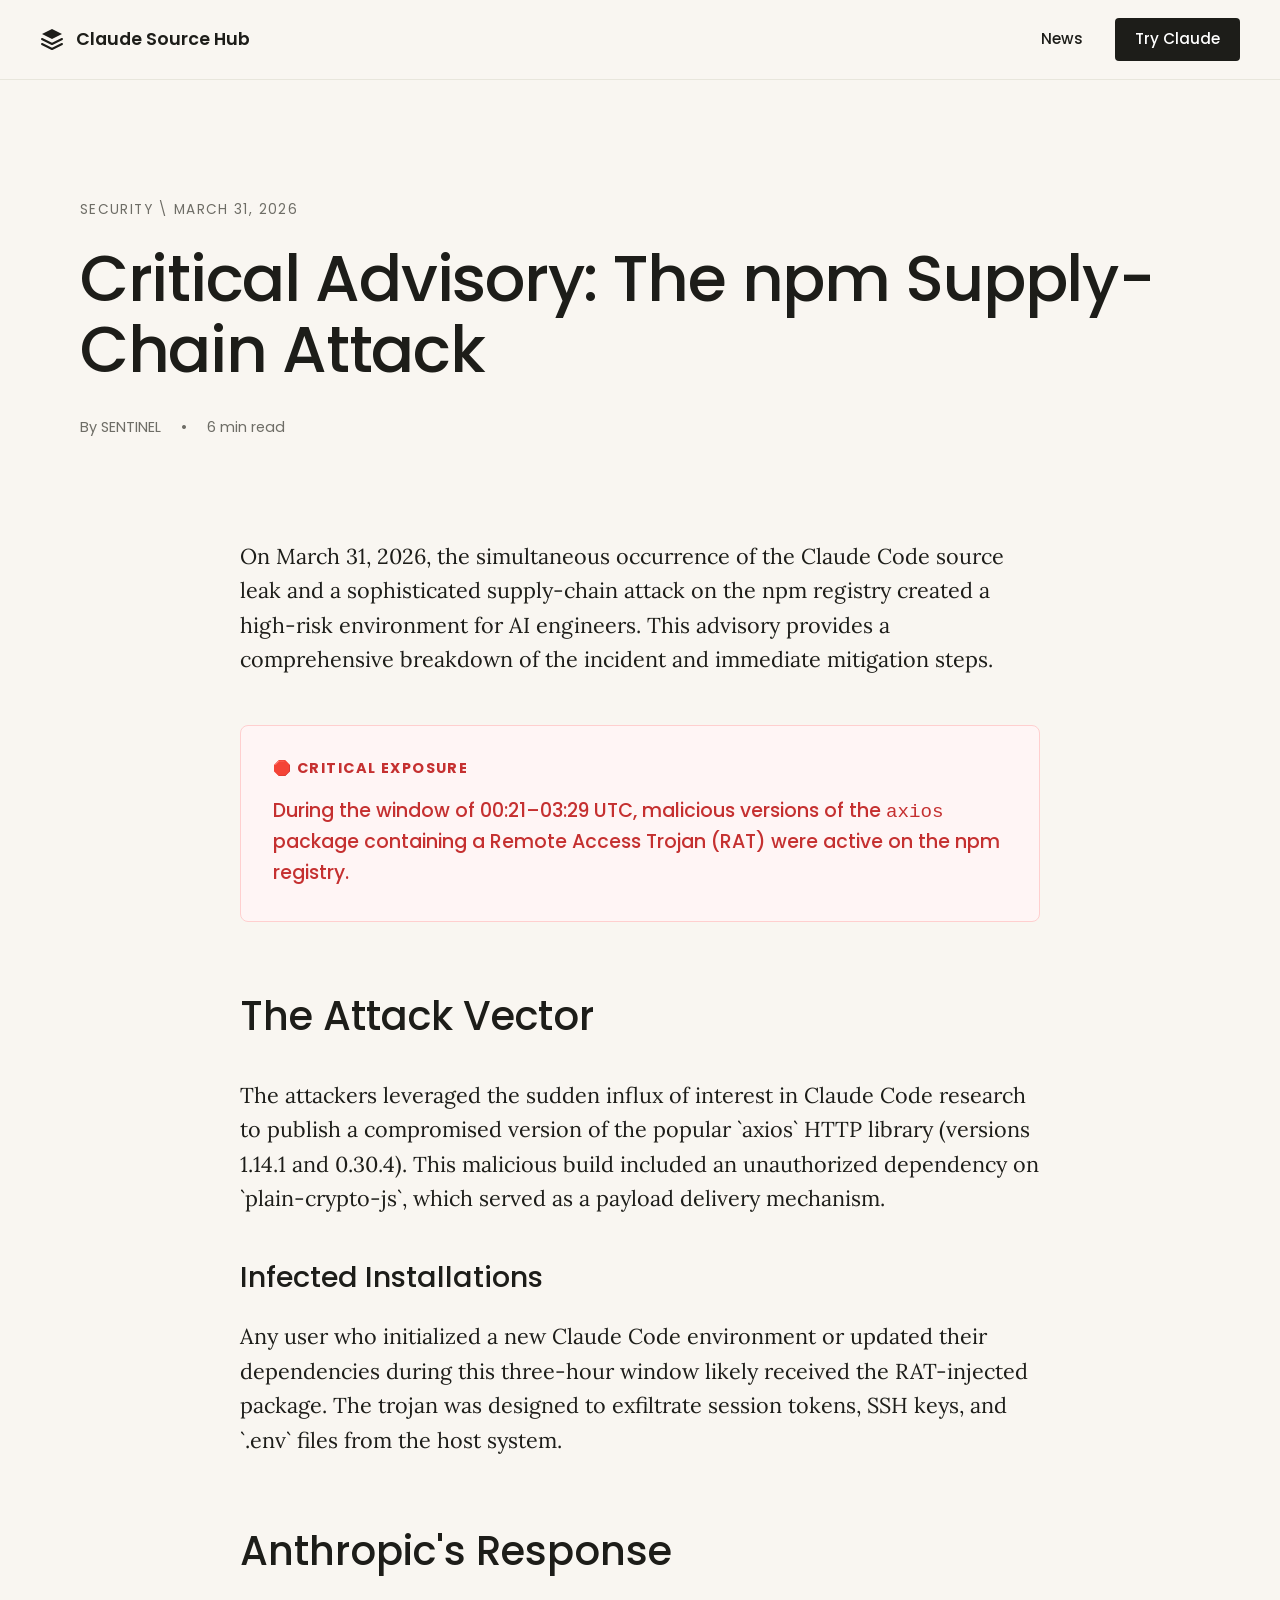
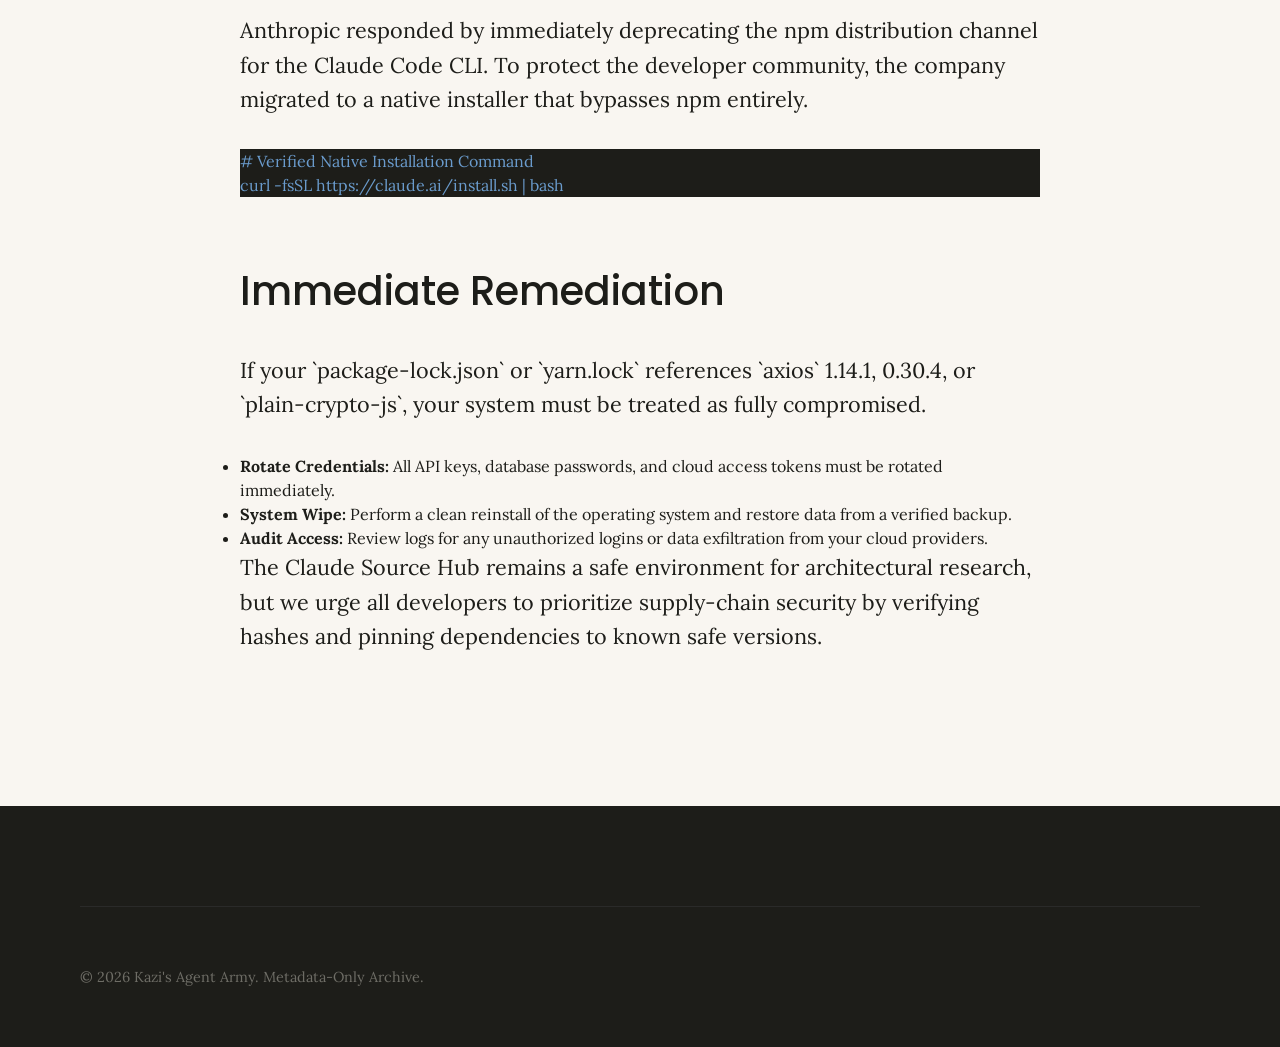
<file: Showcase_Website/security-advisory.html>
<!DOCTYPE html>
<html lang="en">
<head>
    <meta charset="UTF-8">
    <meta name="viewport" content="width=device-width, initial-scale=1.0">
    <title>Security Advisory \ Claude</title>
    <link rel="stylesheet" href="styles.css">
    <link rel="preconnect" href="https://fonts.googleapis.com">
    <link rel="preconnect" href="https://fonts.gstatic.com" crossorigin>
    <link href="https://fonts.googleapis.com/css2?family=Lora:ital,wght@0,400..700;1,400..700&family=Poppins:wght@300;400;500;600&display=swap" rel="stylesheet">
    <style>
        .article-header { padding: 120px 0 60px; text-align: left; }
        .article-header h1 { font-family: 'Poppins', sans-serif; font-size: 4rem; line-height: 1.1; margin-bottom: 32px; font-weight: 500; letter-spacing: -0.02em; }
        .article-meta { display: flex; align-items: center; gap: 20px; margin-bottom: 40px; font-family: 'Poppins', sans-serif; font-size: 0.9rem; color: var(--text-secondary); }
        .article-body { max-width: 800px; margin: 0 auto; padding-bottom: 120px; }
        .article-body p { font-size: 1.35rem; line-height: 1.6; margin-bottom: 32px; color: #1d1d19; }
        .article-body h2 { font-family: 'Poppins', sans-serif; font-size: 2.5rem; margin: 64px 0 32px; font-weight: 500; }
        .article-body h3 { font-family: 'Poppins', sans-serif; font-size: 1.8rem; margin: 40px 0 20px; font-weight: 500; }
        .warning-box { background: #fff5f5; border: 1px solid #ffcfcf; padding: 32px; border-radius: 8px; margin: 48px 0; color: #c53030; font-family: 'Poppins', sans-serif; }
        .warning-box h4 { text-transform: uppercase; letter-spacing: 0.1em; font-size: 0.9rem; margin-bottom: 16px; }
        .warning-box p { color: inherit !important; font-size: 1.2rem !important; margin-bottom: 0 !important; font-weight: 500; }
    </style>
</head>
<body>
    <nav class="navbar">
        <div class="nav-container">
            <div class="nav-left">
                <a href="index.html" class="brand-logo">
                    <svg viewBox="0 0 24 24" fill="none" xmlns="http://www.w3.org/2000/svg" style="width: 24px; height: 24px;">
                        <path d="M12 2L2 7L12 12L22 7L12 2Z" fill="currentColor"/>
                        <path d="M2 17L12 22L22 17" stroke="currentColor" stroke-width="2" stroke-linecap="round" stroke-linejoin="round"/>
                        <path d="M2 12L12 17L22 12" stroke="currentColor" stroke-width="2" stroke-linecap="round" stroke-linejoin="round"/>
                    </svg>
                    <span>Claude Source Hub</span>
                </a>
            </div>
            <div class="nav-right">
                <a href="index.html">News</a>
                <a href="https://claude.ai" class="nav-cta">Try Claude</a>
            </div>
        </div>
    </nav>

    <article class="container">
        <header class="article-header">
            <span class="eyebrow">Security \ March 31, 2026</span>
            <h1>Critical Advisory: The npm Supply-Chain Attack</h1>
            <div class="article-meta">
                <span>By SENTINEL</span>
                <span>•</span>
                <span>6 min read</span>
            </div>
        </header>

        <div class="article-body">
            <p>On March 31, 2026, the simultaneous occurrence of the Claude Code source leak and a sophisticated supply-chain attack on the npm registry created a high-risk environment for AI engineers. This advisory provides a comprehensive breakdown of the incident and immediate mitigation steps.</p>

            <div class="warning-box">
                <h4>🛑 Critical Exposure</h4>
                <p>During the window of 00:21–03:29 UTC, malicious versions of the <code>axios</code> package containing a Remote Access Trojan (RAT) were active on the npm registry.</p>
            </div>

            <h2>The Attack Vector</h2>
            <p>The attackers leveraged the sudden influx of interest in Claude Code research to publish a compromised version of the popular `axios` HTTP library (versions 1.14.1 and 0.30.4). This malicious build included an unauthorized dependency on `plain-crypto-js`, which served as a payload delivery mechanism.</p>

            <h3>Infected Installations</h3>
            <p>Any user who initialized a new Claude Code environment or updated their dependencies during this three-hour window likely received the RAT-injected package. The trojan was designed to exfiltrate session tokens, SSH keys, and `.env` files from the host system.</p>

            <h2>Anthropic's Response</h2>
            <p>Anthropic responded by immediately deprecating the npm distribution channel for the Claude Code CLI. To protect the developer community, the company migrated to a native installer that bypasses npm entirely.</p>

            <div class="code-block" style="background: #1d1d19; color: #6a9bcc; border-color: #2a2a29;">
                # Verified Native Installation Command<br>
                curl -fsSL https://claude.ai/install.sh | bash
            </div>

            <h2>Immediate Remediation</h2>
            <p>If your `package-lock.json` or `yarn.lock` references `axios` 1.14.1, 0.30.4, or `plain-crypto-js`, your system must be treated as fully compromised.</p>

            <ul>
                <li><strong>Rotate Credentials:</strong> All API keys, database passwords, and cloud access tokens must be rotated immediately.</li>
                <li><strong>System Wipe:</strong> Perform a clean reinstall of the operating system and restore data from a verified backup.</li>
                <li><strong>Audit Access:</strong> Review logs for any unauthorized logins or data exfiltration from your cloud providers.</li>
            </ul>

            <p>The Claude Source Hub remains a safe environment for architectural research, but we urge all developers to prioritize supply-chain security by verifying hashes and pinning dependencies to known safe versions.</p>
        </div>
    </article>

    <footer class="footer">
        <div class="container">
            <div class="footer-bottom">
                <p>&copy; 2026 Kazi's Agent Army. Metadata-Only Archive.</p>
            </div>
        </div>
    </footer>
</body>
</html>
</file>
<file: Showcase_Website/styles.css>
:root {
    --bg-color: #f9f6f1;
    --text-primary: #1d1d19;
    --text-secondary: #6e6d66;
    --accent-orange: #d97757;
    --border-color: #e8e6dc;
    --nav-height: 80px;
    --container-max: 1200px;
}

* {
    box-sizing: border-box;
    margin: 0;
    padding: 0;
}

body {
    background-color: var(--bg-color);
    color: var(--text-primary);
    font-family: 'Lora', Georgia, serif;
    line-height: 1.5;
    -webkit-font-smoothing: antialiased;
}

.container {
    max-width: var(--container-max);
    margin: 0 auto;
    padding: 0 40px;
}

/* Navbar */
.navbar {
    height: var(--nav-height);
    background: var(--bg-color);
    border-bottom: 1px solid var(--border-color);
    position: sticky;
    top: 0;
    z-index: 1000;
}

.nav-container {
    height: 100%;
    display: flex;
    align-items: center;
    justify-content: space-between;
    padding: 0 40px;
}

.brand-logo {
    display: flex;
    align-items: center;
    gap: 12px;
    text-decoration: none;
    color: var(--text-primary);
    font-family: 'Poppins', sans-serif;
    font-weight: 600;
    font-size: 1.1rem;
}

.nav-right {
    display: flex;
    align-items: center;
    gap: 32px;
}

.nav-right a {
    text-decoration: none;
    color: var(--text-primary);
    font-family: 'Poppins', sans-serif;
    font-size: 0.95rem;
    font-weight: 500;
}

.nav-cta {
    background: var(--text-primary);
    color: white !important;
    padding: 10px 20px;
    border-radius: 4px;
    transition: opacity 0.2s;
}

.nav-cta:hover {
    opacity: 0.9;
}

/* Hero */
.hero {
    padding: 120px 0 80px;
}

.eyebrow {
    display: block;
    font-family: 'Poppins', sans-serif;
    text-transform: uppercase;
    font-size: 0.85rem;
    letter-spacing: 0.1em;
    color: var(--text-secondary);
    margin-bottom: 24px;
}

.hero h1 {
    font-family: 'Poppins', sans-serif;
    font-size: 4.5rem;
    line-height: 1.05;
    font-weight: 500;
    letter-spacing: -0.03em;
    margin-bottom: 32px;
    max-width: 900px;
}

.lead {
    font-size: 1.75rem;
    color: var(--text-secondary);
    max-width: 850px;
    line-height: 1.4;
}

/* Feed */
.feed-container {
    padding-bottom: 120px;
}

.post-card {
    display: flex;
    text-decoration: none;
    color: inherit;
    transition: transform 0.2s;
}

.post-card:hover {
    transform: translateY(-4px);
}

.post-card.featured {
    flex-direction: row;
    gap: 60px;
    margin-bottom: 80px;
    padding-bottom: 80px;
    border-bottom: 1px solid var(--border-color);
}

.featured .post-image {
    width: 60%;
    height: 500px;
}

.featured .post-content {
    width: 40%;
    display: flex;
    flex-direction: column;
    justify-content: center;
}

.post-image {
    background-size: cover;
    background-position: center;
    background-color: #e8e6dc;
    border-radius: 8px;
}

.post-meta {
    margin-bottom: 20px;
    font-family: 'Poppins', sans-serif;
    font-size: 0.85rem;
    display: flex;
    gap: 16px;
}

.post-category {
    color: var(--accent-orange);
    font-weight: 600;
}

.post-date {
    color: var(--text-secondary);
}

.featured h2 {
    font-family: 'Poppins', sans-serif;
    font-size: 3.2rem;
    line-height: 1.1;
    margin-bottom: 24px;
    font-weight: 500;
}

.featured p {
    font-size: 1.4rem;
    color: var(--text-secondary);
    margin-bottom: 32px;
}

.read-more {
    font-family: 'Poppins', sans-serif;
    font-weight: 600;
    display: flex;
    align-items: center;
    gap: 8px;
    color: var(--text-primary);
}

/* Grid */
.post-grid {
    display: grid;
    grid-template-columns: repeat(2, 1fr);
    gap: 80px 60px;
}

.post-grid .post-card {
    flex-direction: column;
}

.post-grid .post-image {
    height: 350px;
    margin-bottom: 32px;
}

.post-grid h3 {
    font-family: 'Poppins', sans-serif;
    font-size: 2rem;
    line-height: 1.2;
    margin-bottom: 16px;
    font-weight: 500;
}

.post-grid p {
    font-size: 1.15rem;
    color: var(--text-secondary);
}

/* Footer */
.footer {
    background: var(--text-primary);
    color: white;
    padding: 100px 0 60px;
}

.footer-top {
    display: flex;
    justify-content: space-between;
    margin-bottom: 80px;
}

.footer-brand {
    max-width: 350px;
}

.footer-brand .brand-logo {
    color: white;
    margin-bottom: 24px;
    font-size: 1.4rem;
}

.footer-brand p {
    color: #b0aea5;
    font-size: 1.1rem;
}

.footer-links-grid {
    display: grid;
    grid-template-columns: repeat(3, 1fr);
    gap: 80px;
}

.footer-col h4 {
    font-family: 'Poppins', sans-serif;
    font-size: 0.9rem;
    text-transform: uppercase;
    letter-spacing: 0.1em;
    margin-bottom: 32px;
    color: #b0aea5;
}

.footer-col a {
    display: block;
    color: white;
    text-decoration: none;
    margin-bottom: 16px;
    font-family: 'Poppins', sans-serif;
    font-size: 1rem;
    transition: opacity 0.2s;
}

.footer-col a:hover {
    opacity: 0.7;
}

.footer-bottom {
    border-top: 1px solid #2a2a29;
    padding-top: 60px;
    display: flex;
    justify-content: space-between;
    align-items: center;
}

.legal-links a {
    color: #b0aea5;
    text-decoration: none;
    margin-right: 32px;
    font-size: 0.9rem;
}

.footer-bottom p {
    color: #6e6d66;
    font-size: 0.9rem;
}

@media (max-width: 1000px) {
    .hero h1 { font-size: 3.5rem; }
    .post-card.featured { flex-direction: column; gap: 40px; }
    .featured .post-image, .featured .post-content { width: 100%; }
    .post-grid { grid-template-columns: 1fr; }
    .footer-top { flex-direction: column; gap: 60px; }
}
</file>
